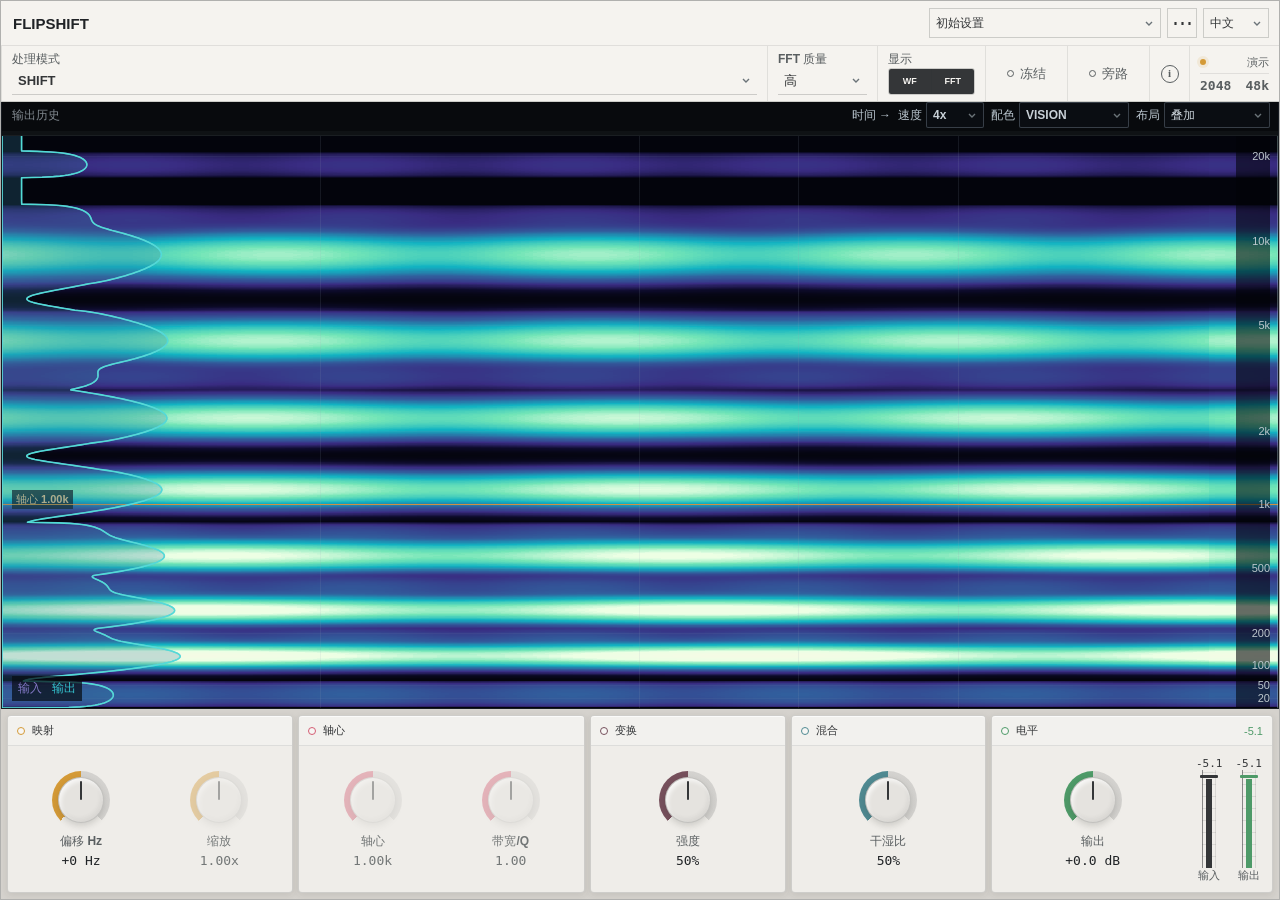
<file: vst3/WebUI/index.html>
<!doctype html>
<html lang="en" data-compact-view="analyze" data-surface="preview">
<head>
  <meta charset="utf-8">
  <meta name="viewport" content="width=device-width, initial-scale=1, viewport-fit=cover">
  <meta name="color-scheme" content="light">
  <title>FlipShift</title>
  <link rel="stylesheet" href="styles.css?v=8">
</head>
<body>
  <main class="console-shell">
    <header class="console-topbar">
      <div class="product-identity" aria-label="FlipShift spectral processor">
        <strong>FLIPSHIFT</strong>
        <small>SPECTRAL TRANSFORM PROCESSOR</small>
      </div>

      <div class="preset-controls">
        <label for="presetSelect" class="sr-only">Preset</label>
        <select id="presetSelect" aria-label="Preset"><option value="init">Init</option></select>
        <span id="presetDirty" title="Unsaved changes" hidden>●</span>
        <details id="presetMenu">
          <summary aria-label="Preset actions" title="Preset actions">⋯</summary>
          <div class="preset-menu-items">
            <button type="button" data-preset-action="save">Save</button>
            <button type="button" data-preset-action="saveAs">Save as…</button>
            <button type="button" data-preset-action="import">Import…</button>
            <button type="button" data-preset-action="export">Export…</button>
          </div>
        </details>
        <select id="languageSelect" aria-label="Language"><option value="zh">中文</option><option value="en">EN</option></select>
      </div>
      <div class="header-controls">
        <label class="header-select mode-select" data-description="">
          <span>PROCESS</span>
          <select id="mode" data-param="mode" aria-describedby="modeEffectDescription"></select>
        </label>
        <span class="sr-only" id="modeEffectDescription"></span>

        <label class="header-select quality-select">
          <span>QUALITY</span>
          <select id="quality" data-param="quality" title="FFT quality and latency">
            <option value="0">LOW</option>
            <option value="1">NORMAL</option>
            <option value="2" selected>HIGH</option>
          </select>
        </label>

        <div class="header-tool view-tool">
          <span>DISPLAY</span>
          <div class="segmented-control" id="analyzerView" data-param="analyzerView" role="group" aria-label="Analyzer display layers">
            <button type="button" data-analyzer-layer="waterfall" aria-label="Show waterfall" aria-pressed="true" title="Show waterfall">WF</button>
            <button type="button" data-analyzer-layer="fft" aria-label="Show FFT spectrum" aria-pressed="true" title="Show FFT spectrum">FFT</button>
          </div>
        </div>

        <button class="header-toggle freeze-control" id="freeze" data-param="freeze" type="button" aria-pressed="false" title="Freeze the current sound and analyzer frame">
          <span class="toggle-led" aria-hidden="true"></span><span>FREEZE</span>
        </button>

        <button class="header-toggle bypass-control" id="bypass" data-param="bypass" type="button" aria-pressed="false" title="Latency-aligned bypass">
          <span class="toggle-led" aria-hidden="true"></span><span>BYPASS</span>
        </button>

        <button class="about-control" id="aboutOpen" type="button" aria-haspopup="dialog" aria-controls="aboutDialog" aria-expanded="false" title="About openFAD FlipShift">
          <span class="about-icon" aria-hidden="true">i</span><span class="sr-only">About</span>
        </button>

        <div class="system-state">
          <div class="bridge-state" aria-live="polite"><span class="status-lamp" aria-hidden="true"></span><span id="bridgeStatus">PREVIEW</span></div>
          <div class="engine-readout"><span id="fftReadout">2048</span><span id="rateReadout">48k</span></div>
        </div>
      </div>
    </header>

    <div class="compact-view-tabs" id="compactViewTabs" role="tablist" aria-label="Compact workspace view">
      <button id="compactAnalyzeTab" type="button" role="tab" aria-selected="true" aria-controls="analyzer" data-compact-view="analyze">ANALYZE</button>
      <button id="compactControlTab" type="button" role="tab" aria-selected="false" aria-controls="parameterStrip" data-compact-view="control" tabindex="-1">CONTROL</button>
    </div>

    <div class="about-overlay" id="aboutDialog" hidden>
      <section class="about-panel" role="dialog" aria-modal="true" aria-labelledby="aboutTitle" tabindex="-1">
        <header class="about-header">
          <div>
            <span class="about-kicker">SPECTRAL TRANSFORMATION PROCESSOR</span>
            <h2 id="aboutTitle">openFAD FlipShift</h2>
          </div>
          <button class="about-close" id="aboutClose" type="button" aria-label="Close About" title="Close">X</button>
        </header>

        <div class="about-body">
          <p class="about-summary">A creative spectral transformation effect in the openFAD family, developed by UnpureBloom for detailed frequency remapping and visual analysis.</p>

          <nav class="about-links" aria-label="Project links">
            <a href="https://fadrecords.com/openfad/" target="_blank" rel="noopener noreferrer" data-external-url>
              <span><strong>openFAD</strong><small>Chinese-first open-source music visual toolset initiated by FAD Records.</small></span><i aria-hidden="true">&#8599;</i>
            </a>
            <a href="https://space.bilibili.com/227573145" target="_blank" rel="noopener noreferrer" data-external-url>
              <span><strong>UnpureBloom</strong><small>Developer and project channel.</small></span><i aria-hidden="true">&#8599;</i>
            </a>
            <a href="https://github.com/Junziren/openFAD-FlipShift" target="_blank" rel="noopener noreferrer" data-external-url>
              <span><strong>Source repository</strong><small>Code, issue tracking and project history.</small></span><i aria-hidden="true">&#8599;</i>
            </a>
          </nav>

          <section class="about-section" aria-labelledby="aboutFeaturesTitle">
            <h3 id="aboutFeaturesTitle">MAIN FUNCTIONS</h3>
            <ul class="about-features">
              <li><strong>24 transforms</strong><span>Shift, mirror, harmonic remapping, pitch mapping, glitch, phase and peak-relative modes.</span></li>
              <li><strong>Long waterfall</strong><span>Four visual LOOK profiles, adjustable speed and preserved spectral history.</span></li>
              <li><strong>Detailed analysis</strong><span>Input/output FFT, frequency guides, meters, freeze and quality control.</span></li>
              <li><strong>Host integration</strong><span>VST3/WebView2 and AUv3/WKWebView build paths with automation gestures and state recall.</span></li>
            </ul>
          </section>

          <section class="about-license" aria-labelledby="aboutLicenseTitle">
            <div>
              <h3 id="aboutLicenseTitle">LICENSE STATUS</h3>
              <strong>NOT YET DECLARED</strong>
              <p>The FlipShift repository has no license file, so no permission to copy, modify or redistribute it has been granted. Upstream openFAD uses GNU AGPLv3. This build uses JUCE 8, whose AGPLv3 or commercial licensing route must also be declared before release.</p>
            </div>
            <a href="https://github.com/willren5/openFAD/blob/main/LICENSE" target="_blank" rel="noopener noreferrer" data-external-url>OPENFAD AGPLv3 <span aria-hidden="true">&#8599;</span></a>
          </section>
        </div>
      </section>
    </div>

    <section class="analyzer view-both layout-overlay" id="analyzer" role="tabpanel" aria-labelledby="compactAnalyzeTab" aria-label="Input and output spectral analyzer">
      <div class="waterfall-pane">
        <div class="waterfall-toolbar">
          <span class="waterfall-title">OUTPUT HISTORY</span>
          <output class="waterfall-change-readout" id="waterfallChangeReadout" aria-live="polite"></output>
          <div class="pane-heading-tools">
            <span class="time-direction">TIME &#8594;</span>
            <label class="waterfall-rate-control">
              <span>SPEED</span>
              <select id="waterfallRate" aria-label="Waterfall scroll speed" title="Waterfall scroll speed">
                <option value="1">1x</option>
                <option value="2">2x</option>
                <option value="4" selected>4x</option>
                <option value="8">8x</option>
              </select>
            </label>
            <label class="waterfall-visual-control">
              <span>LOOK</span>
              <select id="waterfallVisual" aria-label="Waterfall visual profile" title="Waterfall visual profile">
                <option value="vision" selected>VISION</option>
                <option value="pulse">PULSE</option>
                <option value="phosphor">PHOSPHOR</option>
                <option value="xray">XRAY</option>
              </select>
            </label>
            <label class="waterfall-layout-control">
              <span>LAYOUT</span>
              <select id="analyzerLayout" aria-label="Analyzer layout" title="Analyzer layout">
                <option value="stack">STACK</option>
                <option value="overlay" selected>OVERLAY</option>
                <option value="split">SPLIT</option>
              </select>
            </label>
          </div>
          <canvas class="waterfall-event-canvas" id="waterfallEventCanvas" aria-label="Parameter change timeline"></canvas>
        </div>
        <div class="waterfall-data-stage">
          <canvas id="waterfallCanvas" aria-label="Scrolling output spectrogram with time moving left to right"></canvas>
          <div class="waterfall-grid" aria-hidden="true"></div>
          <div class="glitch-selection" id="glitchSelection" hidden aria-hidden="true">
            <span id="glitchSelectionLabel">GLITCH BAND</span>
          </div>
          <output class="pitch-map-readout" id="pitchMapReadout" hidden aria-live="polite">C MAJOR</output>
          <div class="frequency-grid-lines" aria-hidden="true">
            <i data-frequency="20000"></i><i data-frequency="10000"></i><i data-frequency="5000"></i><i data-frequency="2000"></i><i data-frequency="1000"></i>
            <i data-frequency="500"></i><i data-frequency="200"></i><i data-frequency="100"></i><i data-frequency="50"></i><i data-frequency="20"></i>
          </div>
          <div class="frequency-guide pivot-guide" id="pivotGuide"><span id="pivotGuideLabel">PIVOT 1.00k</span></div>
          <div class="frequency-guide destination-guide" id="destinationGuide"></div>
          <div class="frequency-axis" aria-hidden="true">
            <span data-frequency="20000">20k</span><span data-frequency="10000">10k</span><span data-frequency="5000">5k</span><span data-frequency="2000">2k</span><span data-frequency="1000">1k</span>
            <span data-frequency="500">500</span><span data-frequency="200">200</span><span data-frequency="100">100</span><span data-frequency="50">50</span><span data-frequency="20">20</span>
          </div>
        </div>
      </div>

      <div class="spectrum-pane">
        <canvas id="spectrumCanvas" aria-label="Input and output spectrum"></canvas>
        <div class="pane-heading"><span>SPECTRUM</span><span>LIVE</span></div>
        <div class="spectrum-legend"><span class="input-key">INPUT</span><span class="output-key">OUTPUT</span></div>
      </div>
    </section>

    <section class="parameter-strip" id="parameterStrip" role="tabpanel" aria-labelledby="compactControlTab" aria-label="Spectral parameters">
      <article class="parameter-module module-map">
        <header><span class="module-dot" aria-hidden="true"></span><strong>MAP</strong></header>
        <div class="module-controls two-controls">
          <label class="knob-control" data-control="shiftHz" title="Additive spectral offset">
            <span class="knob-stage">
              <input id="shiftHz" data-param="shiftHz" type="range" min="0" max="1" step="0.0001" value="0.5" aria-labelledby="shiftHzLabel shiftHzValue">
              <span class="knob-visual" aria-hidden="true"><span class="knob-pointer"></span></span>
            </span>
            <span class="parameter-label" id="shiftHzLabel">SHIFT</span>
            <output id="shiftHzValue">+0 Hz</output>
          </label>

          <label class="knob-control" data-control="scale" title="Frequency scaling ratio">
            <span class="knob-stage">
              <input id="scale" data-param="scale" type="range" min="0" max="1" step="0.0001" value="0.5" aria-labelledby="scaleLabel scaleValue">
              <span class="knob-visual" aria-hidden="true"><span class="knob-pointer"></span></span>
            </span>
            <span class="parameter-label" id="scaleLabel">SCALE</span>
            <output id="scaleValue">1.00x</output>
          </label>
        </div>
      </article>

      <article class="parameter-module module-axis" id="axisModule">
        <header><span class="module-dot" aria-hidden="true"></span><strong>AXIS</strong></header>
        <div class="module-controls two-controls">
          <label class="knob-control" data-control="pivotHz" title="Frequency reference for the transform">
            <span class="knob-stage">
              <input id="pivotHz" data-param="pivotHz" type="range" min="0" max="1" step="0.0001" value="0.5" aria-labelledby="pivotHzLabel pivotHzValue">
              <span class="knob-visual" aria-hidden="true"><span class="knob-pointer"></span></span>
            </span>
            <span class="parameter-label" id="pivotHzLabel">PIVOT</span>
            <output id="pivotHzValue">1.00k</output>
          </label>

          <label class="knob-control" data-control="widthQ" title="Bandwidth or selectivity">
            <span class="knob-stage">
              <input id="widthQ" data-param="widthQ" type="range" min="0" max="1" step="0.0001" value="0.5" aria-labelledby="widthQLabel widthQValue">
              <span class="knob-visual" aria-hidden="true"><span class="knob-pointer"></span></span>
            </span>
            <span class="parameter-label" id="widthQLabel">WIDTH/Q</span>
            <output id="widthQValue">1.00</output>
          </label>
        </div>
      </article>

      <article class="parameter-module module-pitch pitch-map-module" id="pitchMapModule" hidden aria-hidden="true">
        <header><span class="module-dot" aria-hidden="true"></span><strong>PITCH MAP</strong></header>
        <div class="pitch-map-controls">
          <label class="native-choice-control" data-control="pitchRoot" title="Tonic pitch class used by Pitch Map">
            <span>ROOT</span>
            <select id="pitchRoot" data-param="pitchRoot" aria-label="Pitch Map root note">
              <option value="0">C</option><option value="1">C#</option><option value="2">D</option><option value="3">D#</option>
              <option value="4">E</option><option value="5">F</option><option value="6">F#</option><option value="7">G</option>
              <option value="8">G#</option><option value="9">A</option><option value="10">A#</option><option value="11">B</option>
            </select>
          </label>
          <label class="native-choice-control" data-control="pitchScale" title="Major or minor pitch-class map">
            <span>SCALE</span>
            <select id="pitchScale" data-param="pitchScale" aria-label="Pitch Map scale">
              <option value="0">MAJOR</option>
              <option value="1">MINOR</option>
            </select>
          </label>
        </div>
      </article>

      <article class="parameter-module module-morph">
        <header><span class="module-dot" aria-hidden="true"></span><strong>MORPH</strong></header>
        <div class="module-controls one-control">
          <label class="knob-control" data-control="amount" title="Transform depth">
            <span class="knob-stage">
              <input id="amount" data-param="amount" type="range" min="0" max="1" step="0.0001" value="0.5" aria-labelledby="amountLabel amountValue">
              <span class="knob-visual" aria-hidden="true"><span class="knob-pointer"></span></span>
            </span>
            <span class="parameter-label" id="amountLabel">AMOUNT</span>
            <output id="amountValue">50%</output>
          </label>
        </div>
      </article>

      <article class="parameter-module module-blend">
        <header><span class="module-dot" aria-hidden="true"></span><strong>BLEND</strong></header>
        <div class="module-controls one-control">
          <label class="knob-control" data-control="mix" title="Latency-aligned dry and wet mix">
            <span class="knob-stage">
              <input id="mix" data-param="mix" type="range" min="0" max="1" step="0.0001" value="0.5" aria-labelledby="mixLabel mixValue">
              <span class="knob-visual" aria-hidden="true"><span class="knob-pointer"></span></span>
            </span>
            <span class="parameter-label" id="mixLabel">MIX</span>
            <output id="mixValue">50%</output>
          </label>
        </div>
      </article>

      <article class="parameter-module module-level">
        <header><span class="module-dot" aria-hidden="true"></span><strong>LEVEL</strong><output id="peakValue">-18.0</output></header>
        <div class="level-content">
          <label class="knob-control" data-control="outputGainDb" title="Final output level">
            <span class="knob-stage">
              <input id="outputGainDb" data-param="outputGainDb" type="range" min="0" max="1" step="0.0001" value="0.5" aria-labelledby="outputGainDbLabel outputGainDbValue">
              <span class="knob-visual" aria-hidden="true"><span class="knob-pointer"></span></span>
            </span>
            <span class="parameter-label" id="outputGainDbLabel">OUTPUT</span>
            <output id="outputGainDbValue">+0.0 dB</output>
          </label>

          <div class="mini-meters" aria-label="Input and output levels">
            <div class="mini-meter">
              <output id="inputPeak">-24.0</output>
              <div class="meter-rail"><span id="inputMeter"></span><i></i></div>
              <small>IN</small>
            </div>
            <div class="mini-meter">
              <output id="outputPeak">-18.0</output>
              <div class="meter-rail"><span id="outputMeter"></span><i></i></div>
              <small>OUT</small>
            </div>
          </div>
        </div>
      </article>
    </section>
  </main>
  <dialog id="presetDialog" aria-labelledby="presetDialogTitle">
    <form method="dialog">
      <h2 id="presetDialogTitle">Preset</h2>
      <p id="presetDialogMessage"></p>
      <label id="presetNameLabel" for="presetName">Preset name</label>
      <input id="presetName" type="text" maxlength="120" autocomplete="off">
      <div class="dialog-actions">
        <button type="submit" value="cancel" formnovalidate>Cancel</button>
        <button type="submit" id="presetDiscard" value="discard" formnovalidate>Discard</button>
        <button type="submit" id="presetConfirm" value="save">Save</button>
      </div>
    </form>
  </dialog>
  <div id="presetNotice" role="status" hidden></div>
  <script src="i18n.js"></script>
  <script src="app.js?v=8"></script>
</body>
</html>
</file>
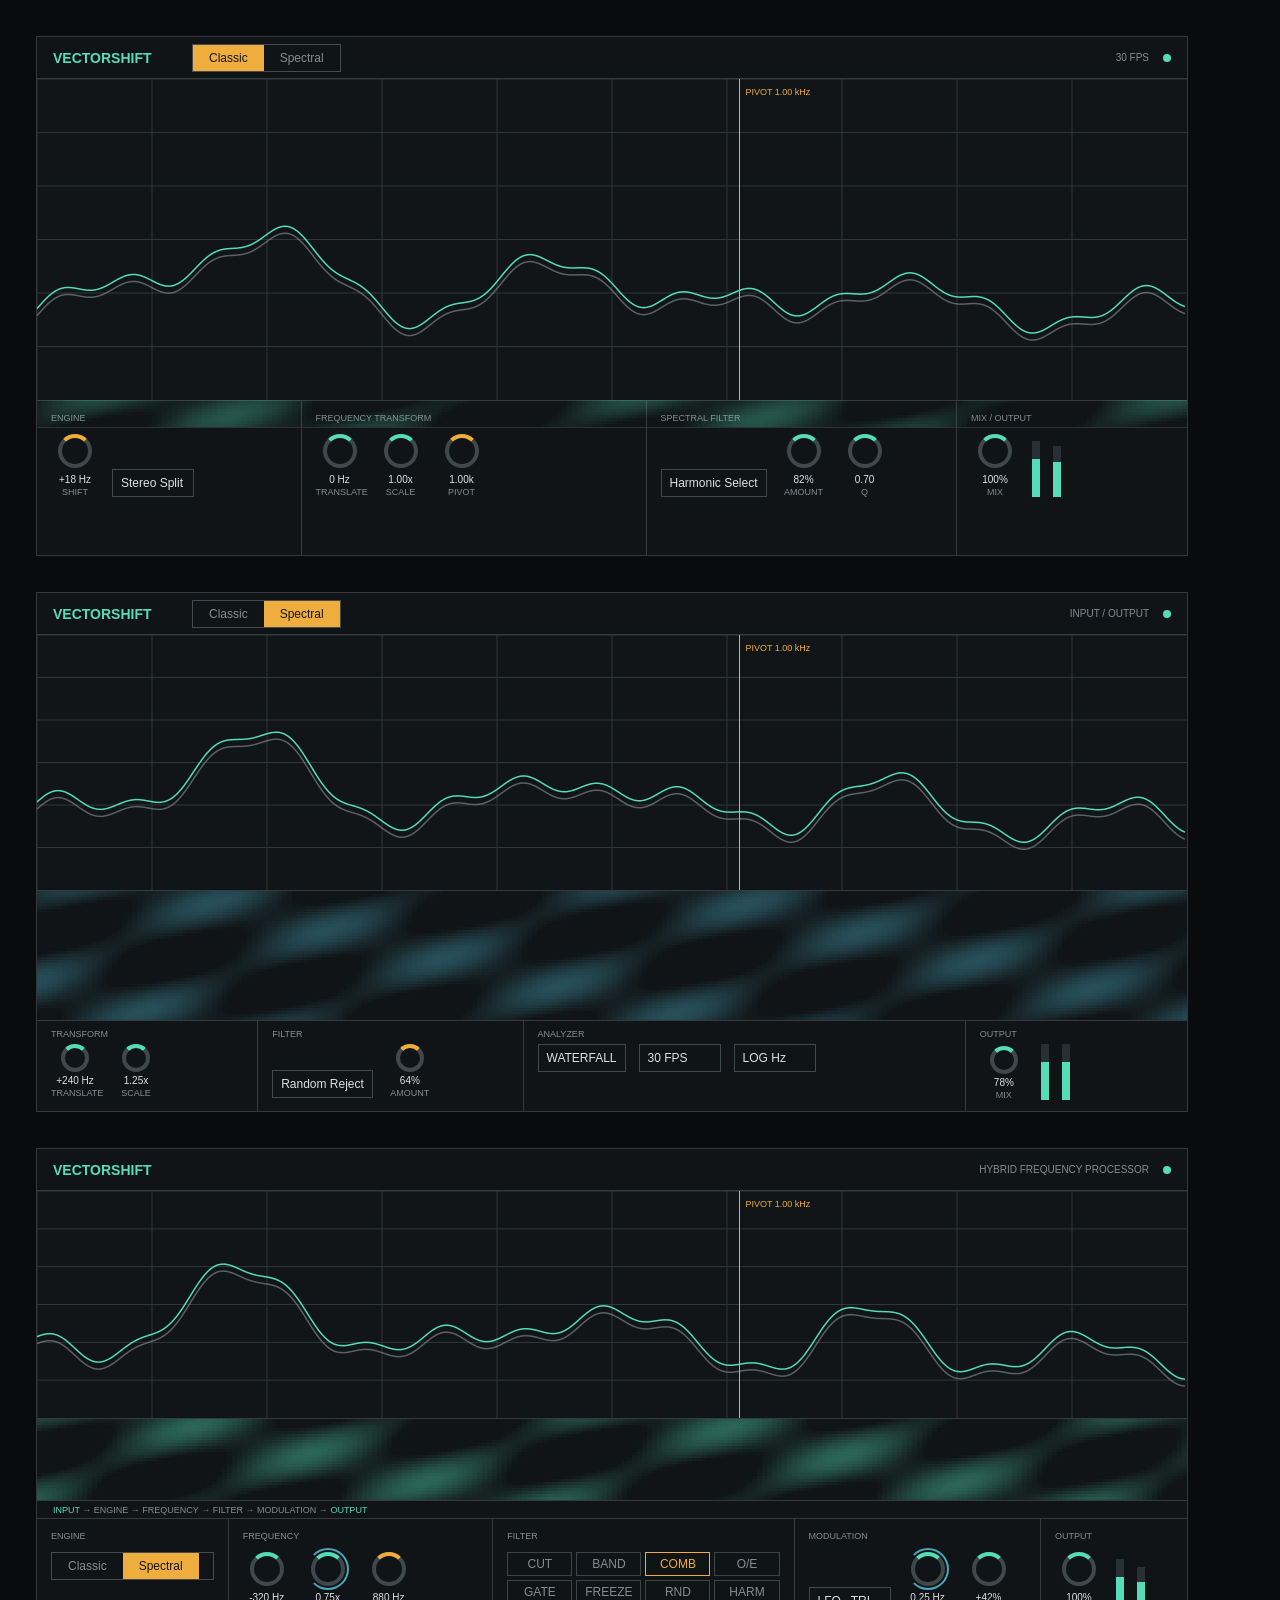
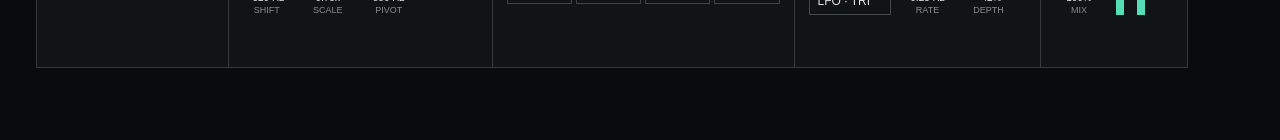
<file: previews/compare.html>
<!doctype html>
<html lang="zh-CN">
<head>
<meta charset="utf-8">
<title>VectorShift UI previews</title>
<style>
:root{--bg:#111416;--panel:#1a1e20;--line:#343a3d;--muted:#858d90;--text:#dce1e2;--mint:#54ddb7;--amber:#efad3e;--cyan:#4aa7bd}
*{box-sizing:border-box}body{margin:0;padding:36px;background:#090b0c;color:var(--text);font:12px Arial,sans-serif;letter-spacing:0}body:has(.preview:target) .preview:not(:target){display:none}.preview{width:1152px;height:520px;margin:0 0 36px;background:var(--bg);border:1px solid #32383b;overflow:hidden;position:relative}.bar{height:42px;display:flex;align-items:center;border-bottom:1px solid var(--line);padding:0 16px;gap:14px}.brand{font-weight:700;color:var(--mint);font-size:14px;width:125px}.seg{display:flex;border:1px solid #454c4f}.seg span{padding:6px 16px;color:var(--muted)}.seg .on{background:var(--amber);color:#151719}.grow{flex:1}.mini{font-size:10px;color:var(--muted)}.status{width:8px;height:8px;background:var(--mint);border-radius:50%}.scope{position:relative;background:#111517;border-bottom:1px solid var(--line)}canvas{display:block;width:100%;height:100%}.pivot{position:absolute;top:0;bottom:0;width:1px;background:var(--amber);left:61%}.pivot:after{content:"PIVOT 1.00 kHz";position:absolute;top:8px;left:7px;color:var(--amber);font-size:9px;white-space:nowrap}.controls{display:grid;gap:0;height:154px}.zone{border-right:1px solid var(--line);padding:12px 14px;min-width:0}.zone:last-child{border:0}.ztitle{font-size:9px;color:var(--muted);margin-bottom:11px}.row{display:flex;align-items:flex-end;gap:13px}.knob{width:48px;text-align:center;color:var(--muted);font-size:9px}.dial{width:34px;height:34px;margin:0 auto 6px;border:4px solid #41484b;border-top-color:var(--mint);border-radius:50%;position:relative}.dial.amber{border-top-color:var(--amber)}.dial.mod:after{content:"";position:absolute;inset:-8px;border:2px solid var(--cyan);border-left-color:transparent;border-radius:50%}.value{color:var(--text);font-size:10px;margin-bottom:2px}.mode{border:1px solid #42494c;padding:6px 8px;color:var(--text);min-width:82px}.meter{width:8px;height:56px;background:linear-gradient(to top,var(--mint) 0 68%,#293033 68%)}.water{height:112px;border-bottom:1px solid var(--line)}
.compact .scope{height:322px}.compact .controls{grid-template-columns:1.15fr 1.5fr 1.35fr 1fr}.compact .water{height:28px;opacity:.8}
.analyzer .scope{height:256px}.analyzer .water{height:130px}.analyzer .controls{height:91px;grid-template-columns:1fr 1.2fr 2fr 1fr}.analyzer .zone{padding-top:8px}.analyzer .dial{width:28px;height:28px;margin-bottom:3px}.analyzer .ztitle{margin-bottom:5px}
.modular .scope{height:228px}.modular .water{height:82px}.modular .controls{height:167px;grid-template-columns:1.05fr 1.45fr 1.65fr 1.35fr .8fr}.flow{height:18px;border-bottom:1px solid var(--line);color:var(--muted);font-size:9px;padding:4px 16px}.flow b{color:var(--mint);font-weight:400}.chips{display:grid;grid-template-columns:repeat(4,1fr);gap:4px}.chip{border:1px solid #3d4548;padding:4px;text-align:center;color:var(--muted)}.chip.on{border-color:var(--amber);color:var(--amber)}
</style>
</head>
<body>
<section class="preview compact" id="compact"><header class="bar"><div class="brand">VECTORSHIFT</div><div class="seg"><span class="on">Classic</span><span>Spectral</span></div><div class="grow"></div><span class="mini">30 FPS</span><span class="status"></span></header><div class="scope"><canvas data-kind="spectrum"></canvas><div class="pivot"></div><div class="water"><canvas data-kind="water"></canvas></div></div><div class="controls"><div class="zone"><div class="ztitle">ENGINE</div><div class="row"><div class="knob"><div class="dial amber"></div><div class="value">+18 Hz</div>SHIFT</div><div class="mode">Stereo Split</div></div></div><div class="zone"><div class="ztitle">FREQUENCY TRANSFORM</div><div class="row"><div class="knob"><div class="dial"></div><div class="value">0 Hz</div>TRANSLATE</div><div class="knob"><div class="dial"></div><div class="value">1.00x</div>SCALE</div><div class="knob"><div class="dial amber"></div><div class="value">1.00k</div>PIVOT</div></div></div><div class="zone"><div class="ztitle">SPECTRAL FILTER</div><div class="row"><div class="mode">Harmonic Select</div><div class="knob"><div class="dial"></div><div class="value">82%</div>AMOUNT</div><div class="knob"><div class="dial"></div><div class="value">0.70</div>Q</div></div></div><div class="zone"><div class="ztitle">MIX / OUTPUT</div><div class="row"><div class="knob"><div class="dial"></div><div class="value">100%</div>MIX</div><div class="meter"></div><div class="meter" style="height:51px"></div></div></div></div></section>

<section class="preview analyzer" id="analyzer"><header class="bar"><div class="brand">VECTORSHIFT</div><div class="seg"><span>Classic</span><span class="on">Spectral</span></div><div class="grow"></div><span class="mini">INPUT / OUTPUT</span><span class="status"></span></header><div class="scope"><canvas data-kind="spectrum"></canvas><div class="pivot"></div></div><div class="water"><canvas data-kind="water"></canvas></div><div class="controls"><div class="zone"><div class="ztitle">TRANSFORM</div><div class="row"><div class="knob"><div class="dial"></div><div class="value">+240 Hz</div>TRANSLATE</div><div class="knob"><div class="dial"></div><div class="value">1.25x</div>SCALE</div></div></div><div class="zone"><div class="ztitle">FILTER</div><div class="row"><div class="mode">Random Reject</div><div class="knob"><div class="dial amber"></div><div class="value">64%</div>AMOUNT</div></div></div><div class="zone"><div class="ztitle">ANALYZER</div><div class="row"><div class="mode">WATERFALL</div><div class="mode">30 FPS</div><div class="mode">LOG Hz</div></div></div><div class="zone"><div class="ztitle">OUTPUT</div><div class="row"><div class="knob"><div class="dial"></div><div class="value">78%</div>MIX</div><div class="meter"></div><div class="meter"></div></div></div></div></section>

<section class="preview modular" id="modular"><header class="bar"><div class="brand">VECTORSHIFT</div><div class="grow"></div><span class="mini">HYBRID FREQUENCY PROCESSOR</span><span class="status"></span></header><div class="scope"><canvas data-kind="spectrum"></canvas><div class="pivot"></div></div><div class="water"><canvas data-kind="water"></canvas></div><div class="flow"><b>INPUT</b> → ENGINE → FREQUENCY → FILTER → MODULATION → <b>OUTPUT</b></div><div class="controls"><div class="zone"><div class="ztitle">ENGINE</div><div class="seg"><span>Classic</span><span class="on">Spectral</span></div></div><div class="zone"><div class="ztitle">FREQUENCY</div><div class="row"><div class="knob"><div class="dial"></div><div class="value">-320 Hz</div>SHIFT</div><div class="knob"><div class="dial mod"></div><div class="value">0.75x</div>SCALE</div><div class="knob"><div class="dial amber"></div><div class="value">880 Hz</div>PIVOT</div></div></div><div class="zone"><div class="ztitle">FILTER</div><div class="chips"><span class="chip">CUT</span><span class="chip">BAND</span><span class="chip on">COMB</span><span class="chip">O/E</span><span class="chip">GATE</span><span class="chip">FREEZE</span><span class="chip">RND</span><span class="chip">HARM</span></div></div><div class="zone"><div class="ztitle">MODULATION</div><div class="row"><div class="mode">LFO · TRI</div><div class="knob"><div class="dial mod"></div><div class="value">0.25 Hz</div>RATE</div><div class="knob"><div class="dial"></div><div class="value">+42%</div>DEPTH</div></div></div><div class="zone"><div class="ztitle">OUTPUT</div><div class="row"><div class="knob"><div class="dial"></div><div class="value">100%</div>MIX</div><div class="meter"></div><div class="meter" style="height:48px"></div></div></div></div></section>
<script>
const selectedVariant=new URLSearchParams(location.search).get('variant');
if(selectedVariant)document.querySelectorAll('.preview').forEach(element=>element.style.display=element.id===selectedVariant?'block':'none');
const mint='#54ddb7',amber='#efad3e',grid='#303639',cyan='#4aa7bd';
function setup(canvas){const rect=canvas.getBoundingClientRect();canvas.width=rect.width*2;canvas.height=rect.height*2;const context=canvas.getContext('2d');context.scale(2,2);return [context,rect.width,rect.height]}
document.querySelectorAll('canvas[data-kind="spectrum"]').forEach((canvas,variant)=>{const [c,w,h]=setup(canvas);c.strokeStyle=grid;c.lineWidth=1;for(let x=0;x<w;x+=w/10){c.beginPath();c.moveTo(x,0);c.lineTo(x,h);c.stroke()}for(let y=0;y<h;y+=h/6){c.beginPath();c.moveTo(0,y);c.lineTo(w,y);c.stroke()}function curve(color,offset,alpha){c.strokeStyle=color;c.globalAlpha=alpha;c.lineWidth=1.5;c.beginPath();for(let x=0;x<w;x+=2){const n=x/w;let y=h*.72-Math.sin(n*34+variant)*18-Math.sin(n*93)*7-Math.exp(-Math.pow((n-.18)*11,2))*72-Math.exp(-Math.pow((n-.47)*15,2))*49-Math.exp(-Math.pow((n-.72)*19,2))*33+offset;if(x===0)c.moveTo(x,y);else c.lineTo(x,y)}c.stroke();c.globalAlpha=1}curve('#92999b',7,.58);curve(mint,0,1)});
document.querySelectorAll('canvas[data-kind="water"]').forEach((canvas,variant)=>{const [c,w,h]=setup(canvas);for(let y=0;y<h;y+=3){for(let x=0;x<w;x+=5){const n=(Math.sin(x*.035+y*.08+variant)+Math.sin(x*.012-y*.05)+2)/4;const a=Math.max(0,n-.38)*.65;c.fillStyle=`rgba(${variant===1?74:84},${variant===1?167:221},${variant===1?189:183},${a})`;c.fillRect(x,y,5,3)}}});
</script>
</body>
</html>
</file>
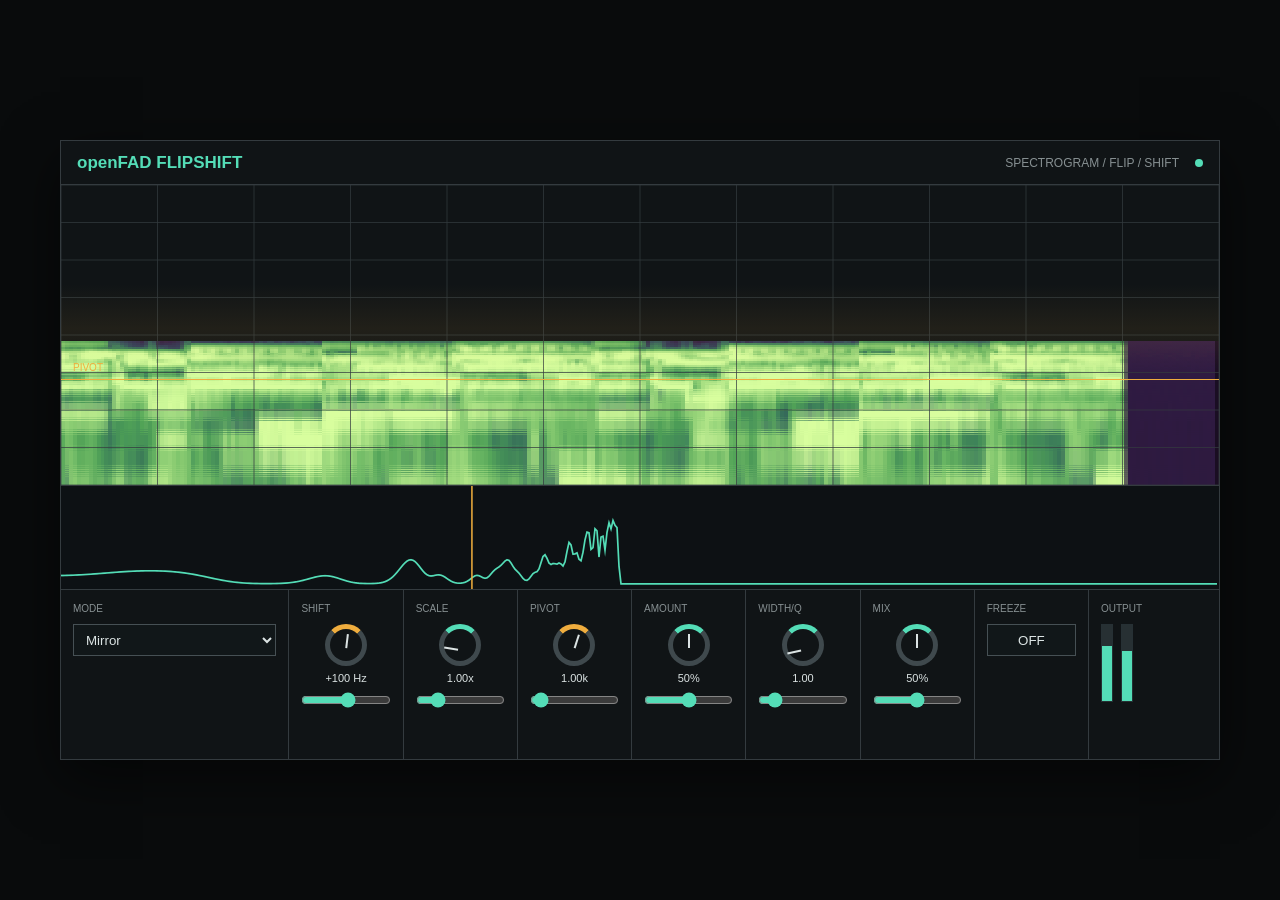
<file: previews/flipshift-preview.html>
<!doctype html>
<html lang="zh-CN">
<head>
<meta charset="utf-8">
<meta name="viewport" content="width=device-width,initial-scale=1">
<title>openFAD FlipShift Preview</title>
<style>
:root{--bg:#101416;--panel:#171d20;--line:#343b3f;--text:#dbe3e3;--muted:#879092;--mint:#54ddb7;--amber:#efad3e;--cyan:#4aa7bd}
*{box-sizing:border-box}body{margin:0;background:#090b0c;color:var(--text);font:12px Arial,sans-serif;letter-spacing:0}.wrap{min-height:100vh;display:grid;place-items:center;padding:28px}.plugin{width:min(1160px,100%);height:620px;background:var(--bg);border:1px solid var(--line);display:grid;grid-template-rows:44px 1fr 170px;box-shadow:0 18px 54px #0008}.bar{display:flex;align-items:center;gap:16px;padding:0 16px;border-bottom:1px solid var(--line)}.brand{font-size:17px;font-weight:700;color:var(--mint)}.subtitle{color:var(--muted);margin-left:auto}.dot{width:8px;height:8px;border-radius:50%;background:var(--mint)}.screen{position:relative;display:grid;grid-template-rows:1fr 104px;min-height:0}.scope,.water{position:relative;overflow:hidden}.water{border-top:1px solid var(--line);background:#0d1114}.pivot{position:absolute;left:0;right:0;height:1px;top:39%;background:var(--amber)}.pivot:after{content:"PIVOT";position:absolute;left:12px;top:-17px;color:var(--amber);font-size:10px}.flipline{position:absolute;inset:0;background:linear-gradient(180deg,transparent 33%,rgba(239,173,62,.08),transparent 63%);pointer-events:none}canvas{display:block;width:100%;height:100%}.controls{display:grid;grid-template-columns:2fr repeat(7,1fr) 130px;border-top:1px solid var(--line)}.cell{border-right:1px solid var(--line);padding:13px 12px;min-width:0}.cell:last-child{border-right:0}.label{color:var(--muted);font-size:10px;margin-bottom:10px}.select,button{height:32px;border:1px solid #465054;background:#111719;color:var(--text);padding:0 8px;width:100%}button.on{border-color:var(--amber);color:var(--amber)}.knob{display:grid;place-items:center;gap:6px}.dial{width:42px;height:42px;border-radius:50%;border:5px solid #3f494d;border-top-color:var(--mint);position:relative}.dial.amber{border-top-color:var(--amber)}.dial:after{content:"";position:absolute;left:50%;top:5px;width:2px;height:14px;background:var(--text);transform-origin:50% 16px;transform:translateX(-50%) rotate(var(--rot,40deg))}.value{font-size:11px;color:var(--text);text-align:center}.meter{display:flex;gap:8px;align-items:end;height:78px}.barMeter{width:12px;background:linear-gradient(to top,var(--mint) var(--level),#273033 var(--level));border:1px solid #263034;height:100%}input[type=range]{width:100%;accent-color:var(--mint)}@media(max-width:860px){.plugin{height:auto;grid-template-rows:44px 360px auto}.controls{grid-template-columns:repeat(2,1fr)}.cell{min-height:110px}}
</style>
</head>
<body>
<div class="wrap">
  <main class="plugin">
    <header class="bar"><div class="brand">openFAD FLIPSHIFT</div><div class="subtitle">SPECTROGRAM / FLIP / SHIFT</div><span class="dot"></span></header>
    <section class="screen">
      <div class="scope"><canvas id="scope"></canvas><div class="pivot"></div><div class="flipline"></div></div>
      <div class="water"><canvas id="slice"></canvas></div>
    </section>
    <section class="controls">
      <div class="cell"><div class="label">MODE</div><select id="mode" class="select"></select></div>
      <div class="cell"><div class="label">SHIFT</div><div class="knob"><div class="dial amber" id="shiftDial"></div><div class="value" id="shiftValue">+100 Hz</div><input id="shift" type="range" min="-2000" max="2000" value="100"></div></div>
      <div class="cell"><div class="label">SCALE</div><div class="knob"><div class="dial" id="scaleDial"></div><div class="value" id="scaleValue">1.00x</div><input id="scale" type="range" min="25" max="400" value="100"></div></div>
      <div class="cell"><div class="label">PIVOT</div><div class="knob"><div class="dial amber" id="pivotDial"></div><div class="value" id="pivotValue">1.00k</div><input id="pivot" type="range" min="20" max="20000" value="1000"></div></div>
      <div class="cell"><div class="label">AMOUNT</div><div class="knob"><div class="dial" id="amountDial"></div><div class="value" id="amountValue">50%</div><input id="amount" type="range" min="0" max="100" value="50"></div></div>
      <div class="cell"><div class="label">WIDTH/Q</div><div class="knob"><div class="dial" id="widthDial"></div><div class="value" id="widthValue">1.00</div><input id="width" type="range" min="5" max="800" value="100"></div></div>
      <div class="cell"><div class="label">MIX</div><div class="knob"><div class="dial" id="mixDial"></div><div class="value" id="mixValue">50%</div><input id="mix" type="range" min="0" max="100" value="50"></div></div>
      <div class="cell"><div class="label">FREEZE</div><button id="freeze">OFF</button></div>
      <div class="cell"><div class="label">OUTPUT</div><div class="meter"><div class="barMeter" style="--level:72%"></div><div class="barMeter" style="--level:66%"></div></div></div>
    </section>
  </main>
</div>
<script>
const modes=["Off","Detune +/-","Smear","Spread +/-","Harmonics","Subharm","Gate","Robotize","Shift","Mirror","Peak Follow","Peak Oct +12","Peak Oct -12","Peak Hmx +12","Peak Hmx -12","Harm Sweep","Shepard","Shepard W","Comb","Pitch Blend","Pitch Shift","Phase Twist"];
const mode=document.getElementById("mode");modes.forEach((m,i)=>{const o=document.createElement("option");o.textContent=m;o.value=i;if(m==="Mirror")o.selected=true;mode.appendChild(o)});
const scope=document.getElementById("scope"),slice=document.getElementById("slice"),ctx=scope.getContext("2d"),sctx=slice.getContext("2d"),pivotLine=document.querySelector(".pivot"),reference=new Image(),referenceBuffer=document.createElement("canvas"),referenceCtx=referenceBuffer.getContext("2d");reference.src="reference-spectrogram.png";
const shift=document.getElementById("shift"),scale=document.getElementById("scale"),pivot=document.getElementById("pivot"),amount=document.getElementById("amount"),width=document.getElementById("width"),mix=document.getElementById("mix"),freeze=document.getElementById("freeze");
const nyquist=24000;let frozen=false,t=0,referenceWidth=0,referenceHeight=0;
freeze.onclick=()=>{frozen=!frozen;freeze.textContent=frozen?"ON":"OFF";freeze.classList.toggle("on",frozen)};
function resize(){referenceWidth=referenceHeight=0;for(const c of [scope,slice]){const r=c.getBoundingClientRect();c.width=Math.max(1,Math.floor(r.width*2));c.height=Math.max(1,Math.floor(r.height*2));c.getContext("2d").setTransform(2,0,0,2,0,0)}}window.onresize=resize;resize();
function knob(id,n){document.getElementById(id).style.setProperty("--rot",`${-135+n*270}deg`)}
function frequencyToPosition(hz){const norm=hz/nyquist;if(norm<0||norm>1)return null;return Math.log10(1+norm*99)/2}
function positionToFrequency(position){return ((10**(position*2)-1)/99)*nyquist}
function pivotPosition(){return frequencyToPosition(+pivot.value)??0}
function updateLabels(){const sh=+shift.value,sc=+scale.value/100,pv=+pivot.value,am=+amount.value,wi=+width.value/100,mi=+mix.value;shiftValue.textContent=`${sh>=0?"+":""}${sh} Hz`;scaleValue.textContent=`${sc.toFixed(2)}x`;pivotValue.textContent=pv>=1000?`${(pv/1000).toFixed(2)}k`:`${pv} Hz`;amountValue.textContent=`${am}%`;widthValue.textContent=wi.toFixed(2);mixValue.textContent=`${mi}%`;pivotLine.style.top=`${(1-pivotPosition())*100}%`;knob("shiftDial",(sh+2000)/4000);knob("scaleDial",(sc-.25)/3.75);knob("pivotDial",Math.log(pv/20)/Math.log(1000));knob("amountDial",am/100);knob("widthDial",(wi-.05)/7.95);knob("mixDial",mi/100)}
[shift,scale,pivot,amount,width,mix,mode].forEach(e=>e.oninput=updateLabels);updateLabels();
function transformFreq(position){const md=modes[+mode.value],am=+amount.value/100,sc=+scale.value/100,sh=+shift.value,pv=+pivot.value,destination=positionToFrequency(position);let source=destination;if(md==="Mirror")source=pv-(destination-pv)*sc;if(md==="Shift")source=destination-sh*am;if(md==="Detune +/-")source=pv+(destination-pv)/(1+sh*.00005*am);if(md==="Pitch Shift"||md==="Pitch Blend")source=pv+(destination-pv)/sc;if(md==="Spread +/-")source=destination-sh*am*Math.sin(t*.7);if(md==="Subharm")source=destination*(1+Math.floor(am*3));return frequencyToPosition(source)}
function energyAt(x,y){const md=modes[+mode.value],am=+amount.value/100,wi=+width.value/100;let f=transformFreq(1-y),e=0;if(f===null)return 0;const vibrato=Math.sin(x*18+t*.6)*.006;for(let base of [.18,.225,.27,.34,.42,.52,.64,.76]){for(let h=1;h<=9;h++){let line=base*h*.105+vibrato;if(line>.98)continue;let d=Math.abs(f-line);let band=Math.exp(-(d*d)/(0.000038*(1+wi*.45)));e+=band*(.58/Math.sqrt(h))}}for(let p of [.08,.19,.31,.47,.62,.78,.91])e+=Math.exp(-((x-p)**2)/.00011)*(.11+Math.max(0,.9-y)*.24);e+=Math.exp(-((f-.16)**2)/.010)*.28;if(md.includes("Comb"))e*=.55+.45*Math.max(0,Math.cos(f*95));if(md.includes("Gate"))e=e>.30?e:e*.12;if(md.includes("Smear"))e=e*(1-am*.35)+Math.max(.15,e)*am*.35;if(md.includes("Shepard"))e+=Math.max(0,Math.sin(Math.log2(.08+f*8)*12+t))*am*.32;return Math.max(0,Math.min(1,e*.46))}
function color(e){const curve=e**1.55,r=Math.floor(8+curve*218),g=Math.floor(22+e*230),b=Math.floor(48+(e**.8)*76);return `rgb(${r},${g},${b})`}
function prepareReference(r){const w=Math.max(1,Math.round(r.width)),h=Math.max(1,Math.round(r.height));if(referenceWidth===w&&referenceHeight===h)return;referenceWidth=w;referenceHeight=h;referenceBuffer.width=w;referenceBuffer.height=h;referenceCtx.fillStyle="#101416";referenceCtx.fillRect(0,0,w,h);const factor=Math.max(w/reference.naturalWidth,h/reference.naturalHeight),dw=reference.naturalWidth*factor,dh=reference.naturalHeight*factor;referenceCtx.imageSmoothingEnabled=false;referenceCtx.drawImage(reference,(w-dw)/2,(h-dh)/2,dw,dh)}
function drawSpectrogram(c,r,phase){c.fillStyle="#101416";c.fillRect(0,0,r.width,r.height);if(reference.complete&&reference.naturalWidth){prepareReference(r);c.imageSmoothingEnabled=false;for(let y=0;y<r.height;y+=2){const sourcePosition=transformFreq(1-y/r.height);if(sourcePosition===null)continue;const sourceY=(1-sourcePosition)*referenceHeight;c.drawImage(referenceBuffer,0,sourceY,referenceWidth,2,0,y,r.width,2)}const md=modes[+mode.value];if(md==="Comb"){c.strokeStyle="rgba(10,14,16,.72)";c.lineWidth=3;for(let y=12;y<r.height;y+=28){c.beginPath();c.moveTo(0,y);c.lineTo(r.width,y);c.stroke()}}if(md==="Shepard W"){c.strokeStyle="rgba(84,221,183,.42)";c.lineWidth=2;for(let x=0;x<r.width;x+=46){c.beginPath();c.moveTo(x,0);c.lineTo(x+80,r.height);c.stroke()}}}else{for(let px=0;px<r.width;px+=2){for(let py=0;py<r.height;py+=2){const x=(px/r.width+phase)%1,y=py/r.height;const e=energyAt(x,y);if(e>.018){c.fillStyle=color(e);c.fillRect(px,py,3,3)}}}}c.strokeStyle="rgba(52,59,63,.72)";for(let i=0;i<=8;i++){c.beginPath();c.moveTo(0,i*r.height/8);c.lineTo(r.width,i*r.height/8);c.stroke()}for(let i=0;i<=12;i++){c.beginPath();c.moveTo(i*r.width/12,0);c.lineTo(i*r.width/12,r.height);c.stroke()}}
function drawSlice(){const r=slice.getBoundingClientRect();sctx.fillStyle="#0d1114";sctx.fillRect(0,0,r.width,r.height);sctx.strokeStyle="#54ddb7";sctx.lineWidth=1.7;sctx.beginPath();for(let px=0;px<r.width;px+=2){let x=px/r.width,e=energyAt(.64,1-x);let y=r.height-(e*.82+.05)*r.height;if(px===0)sctx.moveTo(px,y);else sctx.lineTo(px,y)}sctx.stroke();sctx.strokeStyle="rgba(239,173,62,.9)";sctx.beginPath();const pivotX=pivotPosition()*r.width;sctx.moveTo(pivotX,0);sctx.lineTo(pivotX,r.height);sctx.stroke()}
let lastFrame=0;function draw(now=0){if(now-lastFrame<33){requestAnimationFrame(draw);return}lastFrame=now;const r=scope.getBoundingClientRect();drawSpectrogram(ctx,r,frozen?0:t*.035);drawSlice();if(!frozen)t+=.033;requestAnimationFrame(draw)}requestAnimationFrame(draw);
</script>
</body>
</html>
</file>
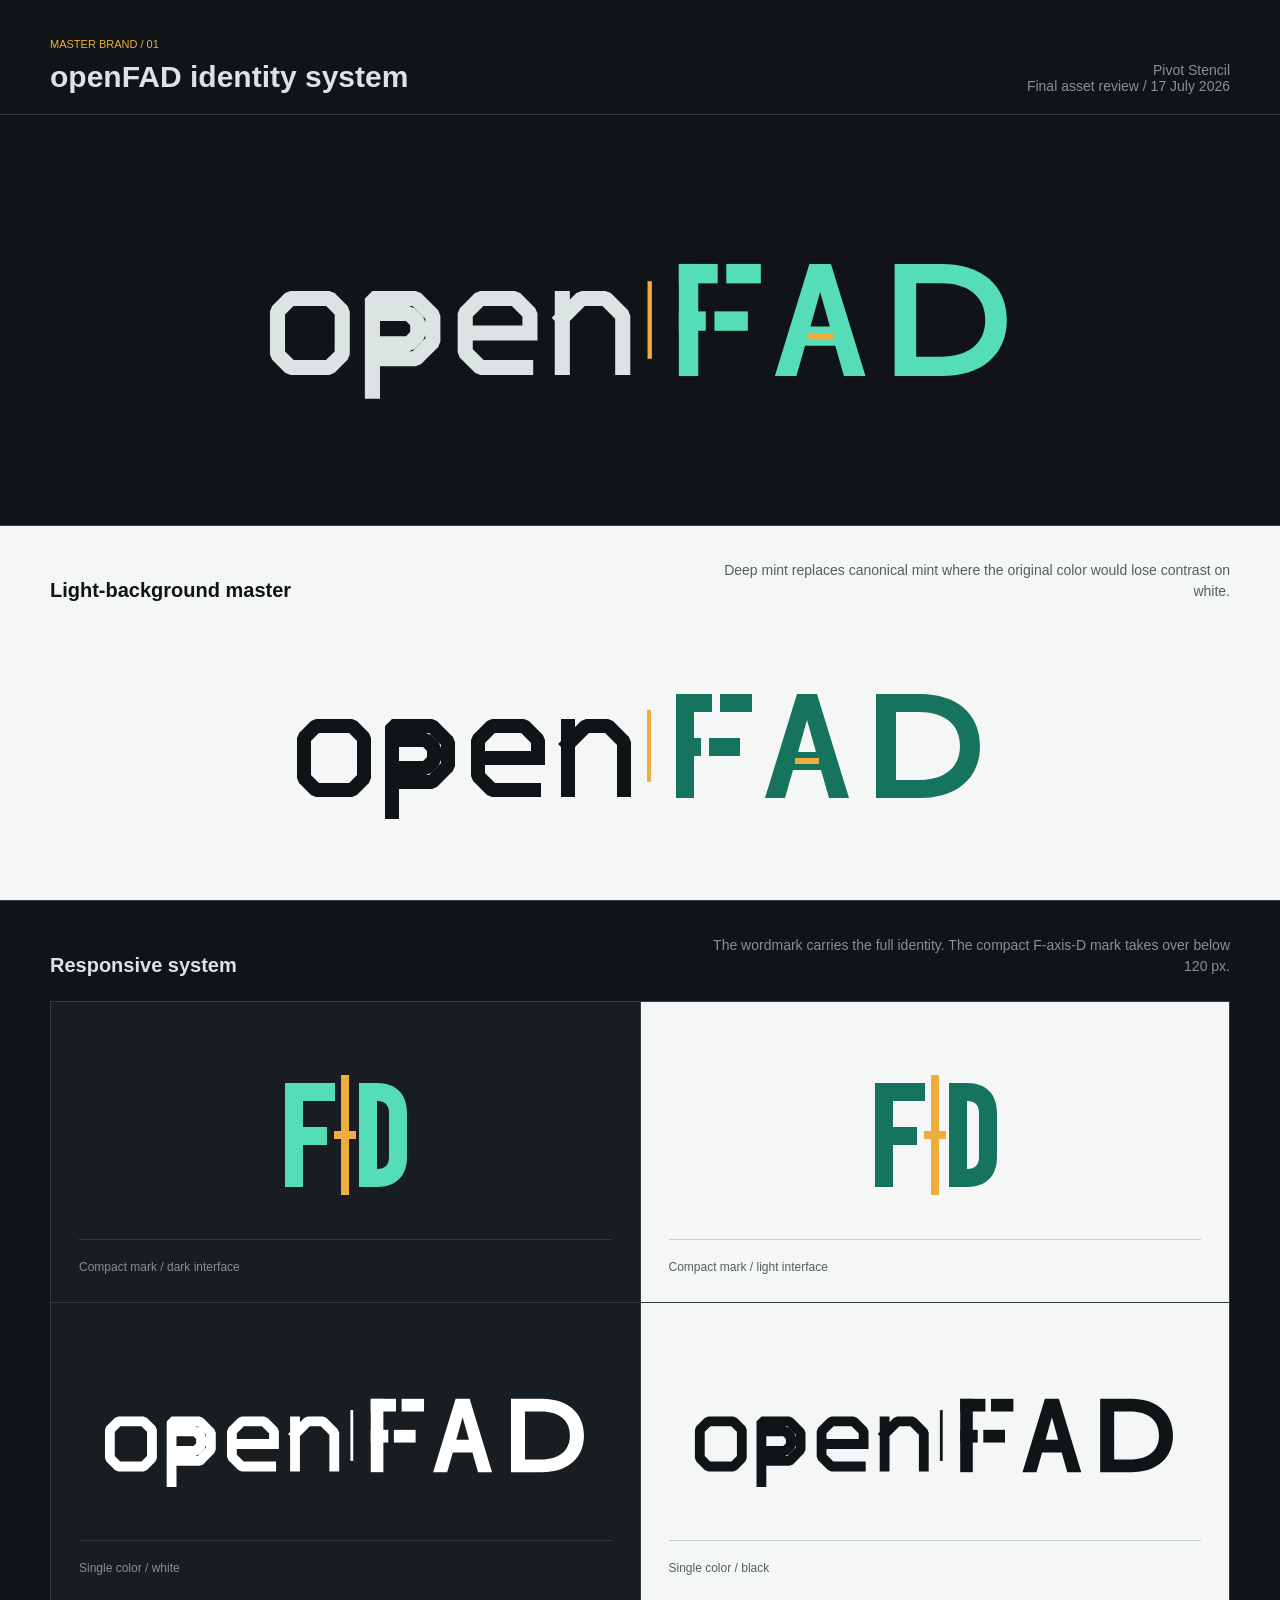
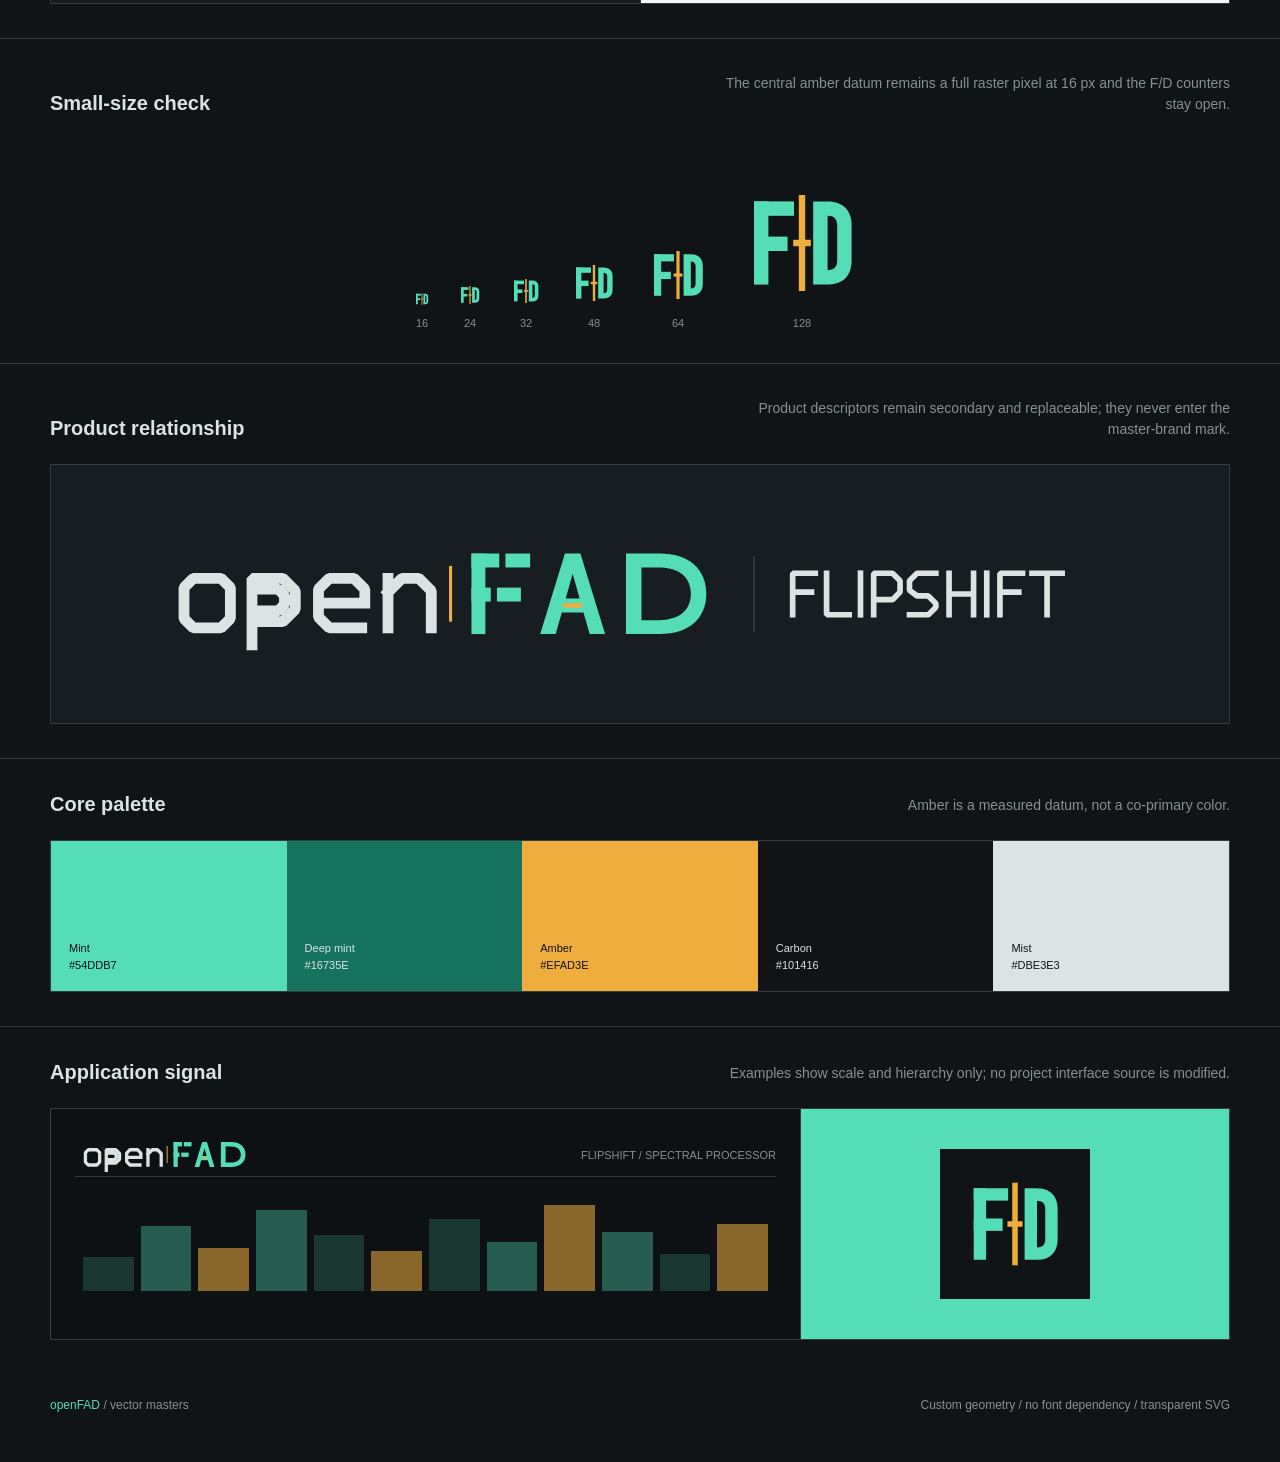
<file: branding/openfad/review-board.html>
<!doctype html>
<html lang="en">
<head>
<meta charset="utf-8">
<meta name="viewport" content="width=device-width,initial-scale=1">
<title>openFAD Logo System</title>
<style>
:root{--carbon:#101416;--panel:#171d20;--line:#343b3f;--mist:#dbe3e3;--muted:#879092;--mint:#54ddb7;--deep-mint:#16735e;--amber:#efad3e;--paper:#f4f7f6}
*{box-sizing:border-box}html{background:var(--carbon)}body{margin:0;color:var(--mist);font:14px Arial,sans-serif;letter-spacing:0}.page{overflow:hidden}.inner{width:min(1180px,calc(100% - 32px));margin:0 auto}.top{padding:38px 0 20px;border-bottom:1px solid var(--line)}.top .inner{display:flex;align-items:end;justify-content:space-between;gap:24px}h1,h2,h3,p{margin:0}h1{font-size:30px}.eyebrow{color:var(--amber);font-size:11px;margin-bottom:10px}.meta{color:var(--muted);text-align:right}.hero{min-height:410px;display:grid;place-items:center;padding:48px 16px}.hero img{display:block;width:100%;max-width:820px;height:auto}.band{border-top:1px solid var(--line)}.band .inner{padding:34px 0}.band-head{display:flex;justify-content:space-between;align-items:end;gap:24px;margin-bottom:24px}.band-head h2{font-size:20px}.band-head p{max-width:520px;color:var(--muted);line-height:1.5;text-align:right}.light{background:var(--paper);color:var(--carbon)}.light .band-head p{color:#52605f}.light-stage{min-height:240px;display:grid;place-items:center}.light-stage img{display:block;width:100%;max-width:760px;height:auto}.system{display:grid;grid-template-columns:1fr 1fr;gap:1px;background:var(--line);border:1px solid var(--line)}.system-item{background:var(--panel);min-height:300px;padding:28px;display:grid;grid-template-rows:1fr auto}.system-item.paper{background:var(--paper);color:var(--carbon)}.system-art{display:grid;place-items:center;min-width:0}.system-art img{display:block;max-width:100%;max-height:180px}.mark-large{width:160px}.system-label{padding-top:20px;border-top:1px solid var(--line);color:var(--muted);font-size:12px}.paper .system-label{color:#52605f;border-color:#c8cecc}.sizes{display:flex;align-items:end;justify-content:center;gap:28px;min-height:190px;flex-wrap:wrap}.size{display:grid;justify-items:center;gap:10px;color:var(--muted);font-size:11px}.size img{display:block}.lockup{display:grid;place-items:center;min-height:260px;padding:28px;border:1px solid var(--line);background:var(--panel)}.lockup img{display:block;width:100%;max-width:980px;height:auto}.palette{display:grid;grid-template-columns:repeat(5,1fr);border:1px solid var(--line)}.swatch{min-height:150px;padding:18px;display:flex;align-items:end}.swatch p{font-size:11px;line-height:1.5}.mint{background:var(--mint);color:var(--carbon)}.deep{background:var(--deep-mint)}.amber{background:var(--amber);color:var(--carbon)}.carbon{background:var(--carbon)}.mist{background:var(--mist);color:var(--carbon)}.applications{display:grid;grid-template-columns:1.4fr .8fr;gap:1px;background:var(--line);border:1px solid var(--line)}.plugin{min-height:230px;background:#0d1114;padding:24px;display:grid;grid-template-rows:44px 1fr;border:0}.plugin-bar{display:flex;align-items:center;justify-content:space-between;border-bottom:1px solid var(--line);gap:24px}.plugin-bar img{width:180px;height:auto}.plugin-bar span{color:var(--muted);font-size:11px}.spectrum{display:flex;align-items:end;gap:7px;padding:24px 8px}.spectrum i{display:block;flex:1;background:var(--mint);opacity:.18}.spectrum i:nth-child(2n){opacity:.36}.spectrum i:nth-child(3n){background:var(--amber);opacity:.55}.avatar{background:var(--mint);display:grid;place-items:center;min-height:230px}.avatar-box{width:150px;height:150px;background:var(--carbon);display:grid;place-items:center}.avatar img{width:110px;height:110px}.foot{padding:24px 0 50px;color:var(--muted);font-size:12px}.foot .inner{display:flex;justify-content:space-between;gap:20px}.key{color:var(--mint)}@media(max-width:760px){.top{padding-top:28px}.top .inner,.band-head,.foot .inner{align-items:start;flex-direction:column}.meta,.band-head p{text-align:left}.hero{min-height:260px;padding:32px 16px}.system,.applications{grid-template-columns:1fr}.system-item{min-height:250px}.palette{grid-template-columns:1fr 1fr}.swatch{min-height:110px}.swatch:last-child{grid-column:1/-1}.plugin-bar img{width:150px}.plugin-bar span{display:none}.lockup{min-height:190px;padding:18px}.sizes{gap:20px}.band .inner{padding:28px 0}}
</style>
</head>
<body>
<main class="page">
  <header class="top"><div class="inner"><div><p class="eyebrow">MASTER BRAND / 01</p><h1>openFAD identity system</h1></div><p class="meta">Pivot Stencil<br>Final asset review / 17 July 2026</p></div></header>
  <section class="hero"><img src="final/openfad-primary.svg" alt="openFAD primary logo"></section>
  <section class="band light"><div class="inner"><div class="band-head"><h2>Light-background master</h2><p>Deep mint replaces canonical mint where the original color would lose contrast on white.</p></div><div class="light-stage"><img src="final/openfad-primary-light.svg" alt="openFAD logo for light backgrounds"></div></div></section>
  <section class="band"><div class="inner"><div class="band-head"><h2>Responsive system</h2><p>The wordmark carries the full identity. The compact F-axis-D mark takes over below 120 px.</p></div><div class="system"><article class="system-item"><div class="system-art"><img class="mark-large" src="final/openfad-mark.svg" alt="openFAD compact mark"></div><p class="system-label">Compact mark / dark interface</p></article><article class="system-item paper"><div class="system-art"><img class="mark-large" src="final/openfad-mark-light.svg" alt="openFAD compact mark for light backgrounds"></div><p class="system-label">Compact mark / light interface</p></article><article class="system-item"><div class="system-art"><img src="final/openfad-white.svg" alt="openFAD solid white logo"></div><p class="system-label">Single color / white</p></article><article class="system-item paper"><div class="system-art"><img src="final/openfad-black.svg" alt="openFAD solid black logo"></div><p class="system-label">Single color / black</p></article></div></div></section>
  <section class="band"><div class="inner"><div class="band-head"><h2>Small-size check</h2><p>The central amber datum remains a full raster pixel at 16 px and the F/D counters stay open.</p></div><div class="sizes"><div class="size"><img src="final/openfad-mark.svg" width="16" height="16" alt="16 pixel mark"><span>16</span></div><div class="size"><img src="final/openfad-mark.svg" width="24" height="24" alt="24 pixel mark"><span>24</span></div><div class="size"><img src="final/openfad-mark.svg" width="32" height="32" alt="32 pixel mark"><span>32</span></div><div class="size"><img src="final/openfad-mark.svg" width="48" height="48" alt="48 pixel mark"><span>48</span></div><div class="size"><img src="final/openfad-mark.svg" width="64" height="64" alt="64 pixel mark"><span>64</span></div><div class="size"><img src="final/openfad-mark.svg" width="128" height="128" alt="128 pixel mark"><span>128</span></div></div></div></section>
  <section class="band"><div class="inner"><div class="band-head"><h2>Product relationship</h2><p>Product descriptors remain secondary and replaceable; they never enter the master-brand mark.</p></div><div class="lockup"><img src="final/openfad-flipshift-lockup.svg" alt="openFAD FlipShift product lockup"></div></div></section>
  <section class="band"><div class="inner"><div class="band-head"><h2>Core palette</h2><p>Amber is a measured datum, not a co-primary color.</p></div><div class="palette"><div class="swatch mint"><p>Mint<br>#54DDB7</p></div><div class="swatch deep"><p>Deep mint<br>#16735E</p></div><div class="swatch amber"><p>Amber<br>#EFAD3E</p></div><div class="swatch carbon"><p>Carbon<br>#101416</p></div><div class="swatch mist"><p>Mist<br>#DBE3E3</p></div></div></div></section>
  <section class="band"><div class="inner"><div class="band-head"><h2>Application signal</h2><p>Examples show scale and hierarchy only; no project interface source is modified.</p></div><div class="applications"><div class="plugin"><div class="plugin-bar"><img src="final/openfad-primary.svg" alt="openFAD in a plugin header"><span>FLIPSHIFT / SPECTRAL PROCESSOR</span></div><div class="spectrum"><i style="height:38%"></i><i style="height:72%"></i><i style="height:48%"></i><i style="height:90%"></i><i style="height:62%"></i><i style="height:44%"></i><i style="height:80%"></i><i style="height:55%"></i><i style="height:96%"></i><i style="height:66%"></i><i style="height:41%"></i><i style="height:74%"></i></div></div><div class="avatar"><div class="avatar-box"><img src="final/openfad-mark.svg" alt="openFAD social avatar"></div></div></div></div></section>
  <footer class="foot"><div class="inner"><p><span class="key">openFAD</span> / vector masters</p><p>Custom geometry / no font dependency / transparent SVG</p></div></footer>
</main>
</body>
</html>
</file>
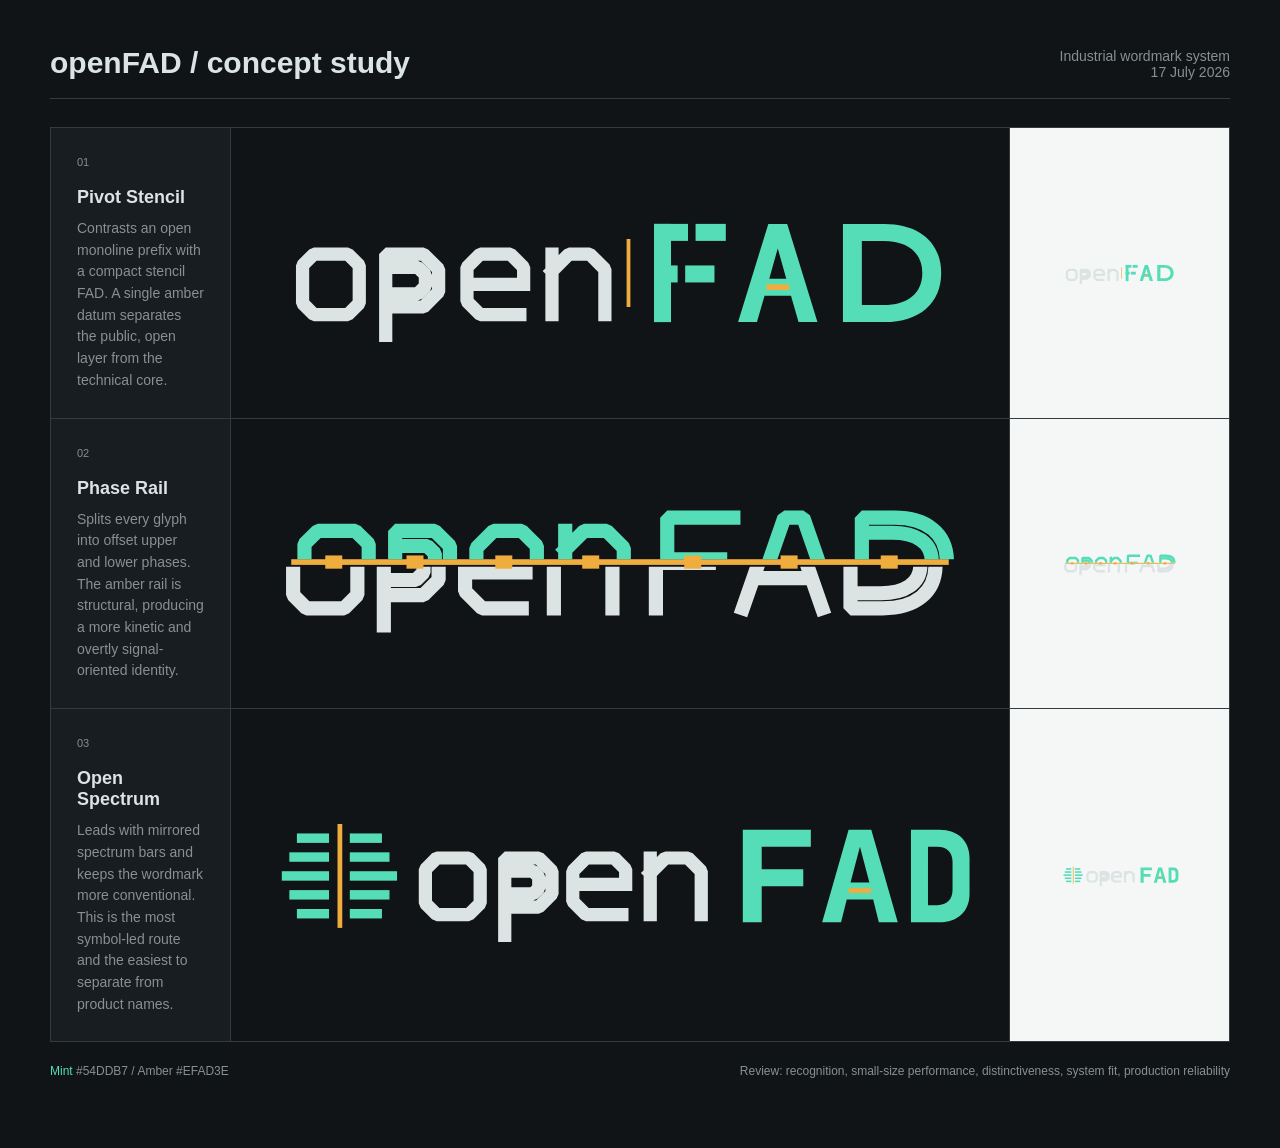
<file: branding/openfad/concepts/concept-board.html>
<!doctype html>
<html lang="en">
<head>
<meta charset="utf-8">
<meta name="viewport" content="width=device-width,initial-scale=1">
<title>openFAD Logo Concepts</title>
<style>
:root{--bg:#101416;--panel:#171d20;--line:#343b3f;--text:#dbe3e3;--muted:#879092;--mint:#54ddb7;--amber:#efad3e}
*{box-sizing:border-box}body{margin:0;background:var(--bg);color:var(--text);font:14px Arial,sans-serif;letter-spacing:0}.page{width:calc(100% - 32px);max-width:1180px;margin:0 auto;padding:46px 0 70px}.header{display:flex;align-items:end;justify-content:space-between;gap:24px;padding-bottom:18px;border-bottom:1px solid var(--line)}h1,h2,p{margin:0}h1{font-size:30px}.meta{color:var(--muted);text-align:right}.grid{display:grid;grid-template-columns:1fr;gap:1px;margin-top:28px;border:1px solid var(--line);background:var(--line)}.concept{display:grid;grid-template-columns:180px 1fr;background:var(--panel);min-width:0}.copy{padding:26px;border-right:1px solid var(--line);min-width:0}.num{color:var(--amber);font-size:11px;margin-bottom:16px}.copy h2{font-size:18px;margin-bottom:10px}.copy p{color:var(--muted);line-height:1.55}.art{display:grid;grid-template-columns:minmax(0,1fr) 220px;min-width:0}.stage{display:grid;place-items:center;min-width:0;min-height:220px;padding:30px;background:#101416}.stage img{display:block;width:100%;max-width:760px;height:auto}.small{display:grid;place-items:center;border-left:1px solid var(--line);background:#f4f7f6;padding:24px}.small img{display:block;width:120px;max-width:100%;height:auto}.footer{display:flex;justify-content:space-between;gap:20px;margin-top:22px;color:var(--muted);font-size:12px}.key{color:var(--mint)}@media(max-width:760px){.page{padding-top:28px}.header,.footer{align-items:start;flex-direction:column}.meta{text-align:left}.concept{grid-template-columns:1fr}.copy{border-right:0;border-bottom:1px solid var(--line)}.art{grid-template-columns:1fr}.stage{min-height:170px;padding:20px}.small{border-left:0;border-top:1px solid var(--line);min-height:150px}}
</style>
</head>
<body>
<main class="page">
  <header class="header"><h1>openFAD / concept study</h1><p class="meta">Industrial wordmark system<br>17 July 2026</p></header>
  <section class="grid">
    <article class="concept">
      <div class="copy"><p class="num">01</p><h2>Pivot Stencil</h2><p>Contrasts an open monoline prefix with a compact stencil FAD. A single amber datum separates the public, open layer from the technical core.</p></div>
      <div class="art"><div class="stage"><img src="pivot-stencil.svg" alt="Pivot Stencil concept"></div><div class="small"><img src="pivot-stencil.svg" alt="Pivot Stencil at small size"></div></div>
    </article>
    <article class="concept">
      <div class="copy"><p class="num">02</p><h2>Phase Rail</h2><p>Splits every glyph into offset upper and lower phases. The amber rail is structural, producing a more kinetic and overtly signal-oriented identity.</p></div>
      <div class="art"><div class="stage"><img src="phase-rail.svg" alt="Phase Rail concept"></div><div class="small"><img src="phase-rail.svg" alt="Phase Rail at small size"></div></div>
    </article>
    <article class="concept">
      <div class="copy"><p class="num">03</p><h2>Open Spectrum</h2><p>Leads with mirrored spectrum bars and keeps the wordmark more conventional. This is the most symbol-led route and the easiest to separate from product names.</p></div>
      <div class="art"><div class="stage"><img src="open-spectrum.svg" alt="Open Spectrum concept"></div><div class="small"><img src="open-spectrum.svg" alt="Open Spectrum at small size"></div></div>
    </article>
  </section>
  <footer class="footer"><p><span class="key">Mint</span> #54DDB7 / Amber #EFAD3E</p><p>Review: recognition, small-size performance, distinctiveness, system fit, production reliability</p></footer>
</main>
</body>
</html>
</file>
<file: vst3/WebUI/styles.css>
:root {
  color-scheme: light;
  --ink: #343638;
  --ink-strong: #202326;
  --muted: #777a7a;
  --muted-light: #a3a4a1;
  --shell: #d5d2cd;
  --surface: #efede9;
  --surface-raised: #f5f3ef;
  --surface-inset: #d0cdc8;
  --line: rgba(44, 47, 49, 0.2);
  --line-soft: rgba(44, 47, 49, 0.1);
  --amber: #d49a37;
  --coral: #d45d73;
  --plum: #76505c;
  --teal: #4f8991;
  --green: #4e9a68;
  font-family: "Segoe UI", Arial, sans-serif;
  font-synthesis: none;
}

* {
  box-sizing: border-box;
  letter-spacing: 0;
}

.sr-only {
  position: absolute;
  width: 1px;
  height: 1px;
  padding: 0;
  margin: -1px;
  overflow: hidden;
  clip: rect(0, 0, 0, 0);
  white-space: nowrap;
  border: 0;
}

html,
body {
  width: 100%;
  height: 100%;
  min-width: 0;
  min-height: 0;
  margin: 0;
  overflow: hidden;
  overscroll-behavior: none;
  background: var(--shell);
  color: var(--ink);
}

body {
  position: fixed;
  inset: 0;
}

button,
select,
input {
  font: inherit;
}

button,
select {
  color: inherit;
}

button {
  border: 0;
}

html.native-surface,
html.native-surface body {
  -webkit-user-select: none;
  user-select: none;
  -webkit-touch-callout: none;
}

html.native-surface button,
html.native-surface select,
html.native-surface input,
html.native-surface a {
  -webkit-tap-highlight-color: transparent;
}

html.native-surface a,
html.native-surface img {
  -webkit-user-drag: none;
}

.console-shell {
  width: 100%;
  height: 100%;
  min-height: 0;
  display: grid;
  grid-template-rows: 58px minmax(0, 1fr) 184px;
  grid-template-areas:
    "topbar"
    "analyzer"
    "controls";
  overflow: hidden;
  border: 1px solid rgba(32, 35, 38, 0.3);
  background: var(--surface);
}

.console-topbar {
  grid-area: topbar;
  position: relative;
  min-width: 0;
  display: flex;
  align-items: stretch;
  justify-content: space-between;
  border-bottom: 1px solid var(--line);
  background: var(--surface-raised);
  box-shadow: 0 2px 8px rgba(38, 39, 39, 0.07);
  z-index: 20;
}

.compact-view-tabs {
  grid-area: tabs;
  display: none;
  min-width: 0;
  min-height: 0;
  border-bottom: 1px solid var(--line);
  background: var(--surface-raised);
}

.compact-view-tabs button {
  min-width: 0;
  border-right: 1px solid var(--line-soft);
  background: transparent;
  color: var(--muted);
  font-size: 9px;
  font-weight: 800;
  cursor: pointer;
}

.compact-view-tabs button:last-child {
  border-right: 0;
}

.compact-view-tabs button[aria-selected="true"] {
  background: var(--ink);
  color: var(--surface-raised);
}

.product-identity {
  min-width: 196px;
  display: grid;
  align-content: center;
  gap: 2px;
  padding: 8px 16px;
}

.product-identity strong {
  color: var(--ink-strong);
  font-size: 15px;
  font-weight: 700;
  line-height: 1;
}

.product-identity small {
  color: var(--muted);
  font-size: 8px;
  font-weight: 650;
  line-height: 1;
}

.header-controls {
  min-width: 0;
  display: flex;
  align-items: stretch;
  justify-content: flex-end;
}

.header-select,
.header-tool,
.system-state {
  min-width: 0;
  display: grid;
  align-content: center;
  gap: 3px;
  padding: 6px 10px;
  border-left: 1px solid var(--line-soft);
}

.header-select.mode-select {
  width: min(25vw, 230px);
  min-width: 172px;
  position: relative;
}

.mode-select::after {
  content: attr(data-description);
  box-sizing: border-box;
  position: absolute;
  top: calc(100% - 1px);
  left: 8px;
  z-index: 30;
  width: min(380px, calc(100vw - 24px));
  padding: 8px 10px;
  border: 1px solid rgba(172, 190, 207, 0.34);
  background: #0a0d12;
  box-shadow: 0 8px 22px rgba(0, 0, 0, 0.28);
  color: rgba(242, 247, 244, 0.94);
  font-size: 9px;
  font-weight: 600;
  line-height: 1.35;
  text-align: left;
  white-space: normal;
  opacity: 0;
  visibility: hidden;
  pointer-events: none;
  transform: translateY(-4px);
  transition: opacity 120ms linear, transform 120ms ease-out, visibility 120ms linear;
}

.mode-select:hover,
.mode-select:focus-within {
  z-index: 30;
}

.mode-select:hover::after,
.mode-select:focus-within::after {
  opacity: 1;
  visibility: visible;
  transform: translateY(0);
}

.header-select.quality-select {
  width: 104px;
}

.header-tool {
  width: 102px;
}

.header-select > span,
.header-tool > span {
  color: var(--muted);
  font-size: 8px;
  font-weight: 750;
  line-height: 1;
}

select {
  width: 100%;
  min-width: 0;
  height: 27px;
  padding: 0 22px 0 0;
  border: 0;
  border-bottom: 1px solid var(--line);
  border-radius: 0;
  outline: none;
  background: transparent;
  font-size: 11px;
  font-weight: 650;
}

select:focus-visible,
button:focus-visible {
  outline: 2px solid var(--ink-strong);
  outline-offset: -2px;
}

.segmented-control {
  width: 100%;
  height: 27px;
  display: grid;
  grid-template-columns: repeat(2, 1fr);
  overflow: hidden;
  border: 1px solid var(--line);
  border-radius: 3px;
}

.segmented-control button {
  min-width: 0;
  border-right: 1px solid var(--line-soft);
  background: rgba(255, 255, 255, 0.18);
  color: var(--muted);
  font-size: 9px;
  font-weight: 750;
  cursor: pointer;
}

.segmented-control button:last-child {
  border-right: 0;
}

.segmented-control button[aria-pressed="true"] {
  background: var(--ink);
  color: var(--surface-raised);
}

.segmented-control button:disabled {
  cursor: default;
  opacity: 1;
}

.header-toggle {
  width: 76px;
  display: flex;
  align-items: center;
  justify-content: center;
  gap: 6px;
  border-left: 1px solid var(--line-soft);
  background: transparent;
  color: var(--muted);
  font-size: 9px;
  font-weight: 750;
  cursor: pointer;
}

.header-toggle.bypass-control {
  width: 82px;
}

.about-control {
  width: 46px;
  display: grid;
  place-items: center;
  border-left: 1px solid var(--line-soft);
  background: transparent;
  color: var(--muted);
  cursor: pointer;
}

.about-icon {
  width: 18px;
  height: 18px;
  display: grid;
  place-items: center;
  border: 1px solid currentColor;
  border-radius: 50%;
  font-family: Georgia, serif;
  font-size: 11px;
  font-weight: 700;
  line-height: 1;
}

.about-control:hover,
.about-control[aria-expanded="true"] {
  color: var(--ink-strong);
  background: rgba(255, 255, 255, 0.42);
}

.toggle-led,
.status-lamp,
.module-dot {
  display: inline-block;
  border-radius: 50%;
}

.toggle-led {
  width: 7px;
  height: 7px;
  border: 1px solid currentColor;
}

.freeze-control[aria-pressed="true"] {
  color: var(--plum);
}

.freeze-control[aria-pressed="true"] .toggle-led {
  background: var(--plum);
  box-shadow: 0 0 0 3px rgba(118, 80, 92, 0.12);
}

.bypass-control[aria-pressed="true"] {
  color: var(--coral);
}

.bypass-control[aria-pressed="true"] .toggle-led {
  background: var(--coral);
  box-shadow: 0 0 0 3px rgba(212, 93, 115, 0.12);
}

.system-state {
  width: 92px;
  justify-items: stretch;
}

.bridge-state,
.engine-readout {
  display: flex;
  align-items: center;
  justify-content: space-between;
  gap: 5px;
  color: var(--muted);
  font-size: 7px;
  font-weight: 750;
  white-space: nowrap;
}

.status-lamp {
  width: 6px;
  height: 6px;
  background: var(--amber);
  box-shadow: 0 0 0 3px rgba(212, 154, 55, 0.12);
}

.is-native .status-lamp {
  background: var(--green);
  box-shadow: 0 0 0 3px rgba(78, 154, 104, 0.12);
}

.engine-readout {
  padding-top: 4px;
  border-top: 1px solid var(--line-soft);
  font-variant-numeric: tabular-nums;
}

html.is-dialog-open,
body.is-dialog-open {
  overflow: hidden;
}

.about-overlay {
  position: fixed;
  inset: 0;
  z-index: 100;
  display: grid;
  place-items: center;
  padding: 18px;
  background: rgba(8, 10, 13, 0.76);
  opacity: 0;
  transition: opacity 140ms linear;
}

.about-overlay[hidden] {
  display: none;
}

.about-overlay.is-open {
  opacity: 1;
}

.about-panel {
  width: min(660px, 100%);
  max-height: min(720px, calc(100vh - 36px));
  overflow: auto;
  border: 1px solid rgba(32, 35, 38, 0.44);
  border-radius: 6px;
  outline: none;
  background: var(--surface-raised);
  box-shadow: 0 24px 70px rgba(0, 0, 0, 0.38);
  transform: translateY(7px);
  transition: transform 160ms ease-out;
}

.about-overlay.is-open .about-panel {
  transform: translateY(0);
}

.about-header {
  min-height: 84px;
  display: flex;
  align-items: center;
  justify-content: space-between;
  gap: 20px;
  padding: 16px 18px;
  border-bottom: 1px solid var(--line);
  background: var(--surface);
}

.about-kicker,
.about-section h3,
.about-license h3 {
  display: block;
  margin: 0 0 7px;
  color: var(--muted);
  font-size: 8px;
  font-weight: 800;
  line-height: 1;
}

.about-header h2 {
  margin: 0;
  color: var(--ink-strong);
  font-size: 22px;
  font-weight: 720;
  line-height: 1;
}

.about-close {
  width: 32px;
  height: 32px;
  flex: 0 0 auto;
  border: 1px solid var(--line);
  border-radius: 3px;
  background: transparent;
  color: var(--muted);
  font-size: 13px;
  font-weight: 700;
  cursor: pointer;
}

.about-close:hover {
  color: var(--ink-strong);
  background: rgba(255, 255, 255, 0.55);
}

.about-body {
  display: grid;
}

.about-summary {
  margin: 0;
  padding: 18px;
  border-bottom: 1px solid var(--line-soft);
  color: var(--ink);
  font-size: 12px;
  font-weight: 520;
  line-height: 1.65;
}

.about-links {
  display: grid;
  grid-template-columns: repeat(3, minmax(0, 1fr));
  border-bottom: 1px solid var(--line);
}

.about-links a {
  min-width: 0;
  min-height: 88px;
  display: flex;
  align-items: flex-start;
  justify-content: space-between;
  gap: 10px;
  padding: 14px;
  border-right: 1px solid var(--line-soft);
  color: inherit;
  text-decoration: none;
}

.about-links a:last-child {
  border-right: 0;
}

.about-links a:hover,
.about-links a:focus-visible {
  background: rgba(212, 154, 55, 0.08);
}

.about-links a > span {
  min-width: 0;
  display: grid;
  gap: 7px;
}

.about-links strong {
  color: var(--ink-strong);
  font-size: 11px;
  line-height: 1.1;
}

.about-links small {
  color: var(--muted);
  font-size: 9px;
  font-weight: 550;
  line-height: 1.45;
}

.about-links i {
  color: var(--amber);
  font-size: 12px;
  font-style: normal;
}

.about-section {
  padding: 18px;
  border-bottom: 1px solid var(--line);
}

.about-features {
  display: grid;
  grid-template-columns: repeat(2, minmax(0, 1fr));
  gap: 0;
  margin: 0;
  padding: 0;
  list-style: none;
  border-top: 1px solid var(--line-soft);
  border-left: 1px solid var(--line-soft);
}

.about-features li {
  min-width: 0;
  min-height: 74px;
  display: grid;
  align-content: start;
  gap: 6px;
  padding: 12px;
  border-right: 1px solid var(--line-soft);
  border-bottom: 1px solid var(--line-soft);
}

.about-features strong {
  color: var(--ink-strong);
  font-size: 10px;
  line-height: 1.1;
}

.about-features span {
  color: var(--muted);
  font-size: 9px;
  font-weight: 550;
  line-height: 1.45;
}

.about-license {
  display: grid;
  grid-template-columns: minmax(0, 1fr) auto;
  gap: 18px;
  align-items: end;
  padding: 18px;
  background: #e7e4df;
}

.about-license strong {
  color: var(--plum);
  font-size: 13px;
  line-height: 1;
}

.about-license p {
  max-width: 470px;
  margin: 7px 0 0;
  color: var(--muted);
  font-size: 9px;
  font-weight: 550;
  line-height: 1.5;
}

.about-license > a {
  min-height: 32px;
  display: inline-flex;
  align-items: center;
  gap: 7px;
  padding: 0 10px;
  border: 1px solid rgba(118, 80, 92, 0.38);
  border-radius: 3px;
  color: var(--plum);
  font-size: 8px;
  font-weight: 800;
  text-decoration: none;
  white-space: nowrap;
}

.about-license > a:hover,
.about-license > a:focus-visible {
  background: rgba(118, 80, 92, 0.09);
}

.analyzer {
  grid-area: analyzer;
  --wf-grid: rgba(145, 160, 178, 0.13);
  --wf-cursor: rgba(205, 245, 232, 0.25);
  min-width: 0;
  min-height: 0;
  display: grid;
  overflow: hidden;
  border: 1px solid #171b21;
  border-top: 0;
  background: var(--surface-inset);
}

.analyzer[data-waterfall-visual="pulse"] {
  --wf-grid: rgba(220, 142, 116, 0.11);
  --wf-cursor: rgba(244, 166, 65, 0.38);
}

.analyzer[data-waterfall-visual="phosphor"] {
  --wf-grid: rgba(120, 203, 161, 0.11);
  --wf-cursor: rgba(168, 232, 114, 0.34);
}

.analyzer[data-waterfall-visual="xray"] {
  --wf-grid: rgba(176, 199, 209, 0.14);
  --wf-cursor: rgba(237, 247, 245, 0.36);
}

.analyzer.view-both {
  grid-template-rows: minmax(150px, 3fr) minmax(66px, 1fr);
}

.analyzer.layout-split.view-both {
  grid-template-columns: minmax(0, 2fr) minmax(220px, 1fr);
  grid-template-rows: minmax(0, 1fr);
}

.analyzer.layout-split.view-both .waterfall-pane {
  border-right: 1px solid var(--line);
  border-bottom: 0;
}

.analyzer.layout-overlay.view-both {
  grid-template-rows: minmax(0, 1fr);
}

.analyzer.layout-overlay.view-both .waterfall-pane,
.analyzer.layout-overlay.view-both .spectrum-pane {
  grid-area: 1 / 1;
}

.analyzer.layout-overlay.view-both .waterfall-pane {
  border-bottom: 0;
}

.analyzer.layout-overlay.view-both .spectrum-pane {
  z-index: 2;
  margin-top: 32px;
  background: transparent;
  pointer-events: none;
}

.analyzer.layout-overlay.view-both .spectrum-pane .pane-heading {
  display: none;
}

.analyzer.view-waterfall,
.analyzer.view-spectrum {
  grid-template-rows: minmax(0, 1fr);
}

.analyzer.view-waterfall .spectrum-pane {
  display: none;
}

.analyzer.view-spectrum .waterfall-pane {
  display: none;
}

.waterfall-pane,
.spectrum-pane {
  position: relative;
  min-width: 0;
  min-height: 0;
  overflow: hidden;
}

.waterfall-pane {
  display: grid;
  grid-template-rows: 32px minmax(0, 1fr);
  border-bottom: 1px solid var(--line);
  background: #030408;
  box-shadow: inset 0 1px 0 rgba(255, 255, 255, 0.05);
}

.waterfall-pane::after {
  content: "";
  position: absolute;
  top: 0;
  right: 0;
  bottom: 0;
  width: 1px;
  background: var(--wf-cursor);
  pointer-events: none;
}

.spectrum-pane {
  background: #080a0d;
}

canvas {
  display: block;
  width: 100%;
  height: 100%;
}

.waterfall-toolbar {
  position: relative;
  z-index: 6;
  min-width: 0;
  display: grid;
  grid-template-columns: auto minmax(0, 1fr) auto;
  align-items: center;
  gap: 9px;
  padding: 0 8px 4px 10px;
  border-bottom: 1px solid rgba(145, 160, 178, 0.13);
  background: #080a0d;
}

.waterfall-title {
  color: rgba(204, 214, 225, 0.62);
  font-size: 8px;
  font-weight: 750;
  white-space: nowrap;
}

.waterfall-data-stage {
  position: relative;
  min-width: 0;
  min-height: 0;
  overflow: hidden;
  background: #030408;
}

.waterfall-data-stage > #waterfallCanvas {
  position: absolute;
  inset: 0;
}

.waterfall-event-canvas {
  position: absolute;
  left: 0;
  right: 0;
  bottom: 0;
  z-index: 2;
  width: 100%;
  height: 4px;
  background: rgba(204, 214, 225, 0.035);
  pointer-events: none;
}

.waterfall-grid {
  position: absolute;
  inset: 0;
  pointer-events: none;
  background-image: repeating-linear-gradient(to right, transparent 0 calc(12.5% - 1px), var(--wf-grid) calc(12.5% - 1px) 12.5%);
}

.glitch-selection {
  position: absolute;
  z-index: 2;
  left: 0;
  right: 0;
  min-height: 2px;
  border-top: 1px solid rgba(255, 177, 104, 0.82);
  border-bottom: 1px solid rgba(255, 177, 104, 0.82);
  background: rgba(212, 93, 115, 0.12);
  box-shadow: inset 0 1px rgba(255, 246, 231, 0.08), inset 0 -1px rgba(255, 246, 231, 0.08);
  pointer-events: none;
}

.glitch-selection span {
  position: absolute;
  top: 3px;
  left: 9px;
  max-width: calc(100% - 42px);
  overflow: hidden;
  padding: 2px 4px;
  background: rgba(3, 4, 8, 0.76);
  color: rgba(255, 214, 175, 0.94);
  font-size: 7px;
  font-weight: 750;
  text-overflow: ellipsis;
  white-space: nowrap;
}

.pitch-map-readout {
  position: absolute;
  z-index: 3;
  top: 8px;
  left: 10px;
  max-width: calc(100% - 54px);
  overflow: hidden;
  padding: 3px 6px;
  border-left: 2px solid var(--green);
  background: rgba(3, 4, 8, 0.78);
  color: rgba(226, 255, 232, 0.94);
  font-size: 8px;
  font-weight: 750;
  text-overflow: ellipsis;
  white-space: nowrap;
}

.frequency-grid-lines {
  position: absolute;
  inset: 0;
  pointer-events: none;
}

.frequency-grid-lines i {
  position: absolute;
  left: 0;
  right: 0;
  top: 50%;
  height: 1px;
  background: rgba(145, 160, 178, 0.08);
}

.pane-heading {
  position: absolute;
  top: 8px;
  left: 10px;
  right: 10px;
  display: flex;
  align-items: center;
  justify-content: space-between;
  color: rgba(204, 214, 225, 0.62);
  font-size: 8px;
  font-weight: 750;
  pointer-events: none;
  z-index: 4;
}

.pane-heading-tools,
.waterfall-rate-control,
.waterfall-visual-control,
.waterfall-layout-control {
  display: flex;
  align-items: center;
}

.pane-heading-tools {
  min-width: 0;
  gap: 7px;
}

.waterfall-rate-control,
.waterfall-visual-control,
.waterfall-layout-control {
  gap: 4px;
  pointer-events: auto;
}

.waterfall-rate-control > span,
.waterfall-visual-control > span,
.waterfall-layout-control > span {
  color: rgba(204, 214, 225, 0.5);
}

.waterfall-rate-control select,
.waterfall-visual-control select,
.waterfall-layout-control select {
  height: 20px;
  padding: 0 14px 0 4px;
  border: 1px solid rgba(172, 190, 207, 0.28);
  border-radius: 2px;
  background: #0a0d12;
  color: rgba(226, 236, 242, 0.88);
  font-size: 8px;
  font-weight: 750;
}

.waterfall-rate-control select {
  width: 48px;
}

.waterfall-visual-control select {
  width: 74px;
}

.waterfall-layout-control select {
  width: 66px;
}

.waterfall-layout-control select:disabled {
  opacity: 0.42;
}

.waterfall-change-readout {
  --marker-colour: #d49a37;
  min-width: 0;
  max-width: 100%;
  overflow: hidden;
  padding: 4px 6px;
  border-left: 2px solid var(--marker-colour);
  background: rgba(204, 214, 225, 0.045);
  color: rgba(242, 247, 244, 0.92);
  font-size: 8px;
  font-weight: 750;
  line-height: 1;
  opacity: 0;
  pointer-events: none;
  text-overflow: ellipsis;
  transform: translateX(-3px);
  transition: opacity 120ms linear, transform 120ms ease-out;
  white-space: nowrap;
}

.waterfall-change-readout.is-visible {
  opacity: 1;
  transform: translateX(0);
}

.frequency-guide {
  position: absolute;
  left: 0;
  right: 0;
  height: 1px;
  pointer-events: none;
}

.pivot-guide {
  top: 50%;
  background: var(--coral);
  opacity: 0.9;
}

.destination-guide {
  top: 40%;
  background: var(--amber);
  opacity: 0.82;
}

.pivot-guide span {
  position: absolute;
  left: 10px;
  top: -14px;
  max-width: 120px;
  overflow: hidden;
  color: var(--coral);
  padding: 2px 4px;
  background: rgba(3, 4, 8, 0.72);
  font-size: 7px;
  font-weight: 750;
  text-overflow: ellipsis;
  white-space: nowrap;
}

.frequency-axis {
  position: absolute;
  top: 0;
  right: 8px;
  bottom: 0;
  width: 28px;
  background: rgba(3, 4, 8, 0.58);
  color: rgba(204, 214, 225, 0.58);
  font-size: 7px;
  font-variant-numeric: tabular-nums;
  pointer-events: none;
  z-index: 4;
}

.frequency-axis span {
  position: absolute;
  right: 0;
  top: 50%;
  transform: translateY(-50%);
}

.spectrum-legend {
  position: absolute;
  left: 10px;
  bottom: 7px;
  display: flex;
  gap: 12px;
  font-size: 8px;
  font-weight: 750;
  pointer-events: none;
}

.input-key {
  color: rgba(155, 139, 229, 0.82);
}

.output-key {
  color: #35c4cf;
}

.parameter-strip {
  grid-area: controls;
  min-width: 0;
  min-height: 0;
  display: grid;
  grid-template-columns: 1.2fr 1.2fr 0.82fr 0.82fr 1.18fr;
  gap: 5px;
  padding: 6px;
  background: var(--shell);
}

.parameter-module {
  --accent: var(--amber);
  min-width: 0;
  min-height: 0;
  display: grid;
  grid-template-rows: 29px minmax(0, 1fr);
  overflow: hidden;
  border: 1px solid rgba(44, 47, 49, 0.17);
  border-radius: 4px;
  background: var(--surface);
  box-shadow: 0 2px 7px rgba(48, 46, 43, 0.1), inset 0 1px rgba(255, 255, 255, 0.72);
}

.module-map { --accent: var(--amber); }
.module-axis { --accent: var(--coral); }
.module-pitch { --accent: var(--green); }
.module-morph { --accent: var(--plum); }
.module-blend { --accent: var(--teal); }
.module-level { --accent: var(--green); }

.parameter-module > header {
  min-width: 0;
  display: flex;
  align-items: center;
  gap: 7px;
  padding: 0 9px;
  border-bottom: 1px solid var(--line-soft);
  background: rgba(255, 255, 255, 0.2);
}

.parameter-module > header strong {
  min-width: 0;
  overflow: hidden;
  color: var(--ink);
  font-size: 11px;
  font-weight: 600;
  text-overflow: ellipsis;
  white-space: nowrap;
}

.parameter-module > header > output {
  margin-left: auto;
  color: var(--accent);
  font-size: 8px;
  font-variant-numeric: tabular-nums;
}

.module-dot {
  width: 8px;
  height: 8px;
  border: 1px solid var(--accent);
  background: rgba(255, 255, 255, 0.34);
}

.module-controls,
.level-content {
  min-width: 0;
  min-height: 0;
  align-items: center;
  padding: 6px;
}

.module-controls {
  display: grid;
}

.module-controls.two-controls {
  grid-template-columns: repeat(2, minmax(0, 1fr));
  gap: 4px;
}

.module-controls.one-control {
  grid-template-columns: minmax(0, 1fr);
  justify-items: center;
}

.module-axis[hidden],
.pitch-map-module[hidden] {
  display: none;
}

.pitch-map-controls {
  min-width: 0;
  min-height: 0;
  display: grid;
  align-content: center;
  gap: 10px;
  padding: 10px;
}

.native-choice-control {
  min-width: 0;
  display: grid;
  gap: 5px;
}

.native-choice-control > span {
  color: var(--muted);
  font-size: 8px;
  font-weight: 750;
  line-height: 1;
}

.native-choice-control select {
  height: 31px;
  padding: 0 20px 0 8px;
  border: 1px solid rgba(52, 54, 56, 0.22);
  border-radius: 2px;
  background: var(--surface-inset);
  color: var(--ink-strong);
  font-size: 10px;
  font-weight: 750;
  box-shadow: inset 0 1px rgba(255, 255, 255, 0.56);
}

.native-choice-control select:disabled {
  opacity: 0.38;
}

.knob-control {
  min-width: 0;
  min-height: 0;
  display: grid;
  grid-template-rows: minmax(60px, 1fr) auto auto;
  grid-template-areas:
    "knob"
    "label"
    "value";
  justify-items: center;
  align-items: center;
  text-align: center;
  transition: opacity 140ms ease;
}

.knob-control.is-inactive {
  opacity: 0.26;
}

.knob-stage {
  --angle: 0deg;
  --arc: 37.5%;
  grid-area: knob;
  position: relative;
  width: 58px;
  height: 58px;
}

.knob-stage input[type="range"] {
  position: absolute;
  inset: 0;
  z-index: 4;
  width: 100%;
  height: 100%;
  margin: 0;
  opacity: 0;
  cursor: ns-resize;
}

.knob-stage input[type="range"]:disabled {
  cursor: default;
}

.knob-visual {
  position: absolute;
  z-index: 1;
  inset: 0;
  border-radius: 50%;
  background: conic-gradient(from 225deg, var(--accent) 0 var(--arc), rgba(52, 54, 56, 0.15) var(--arc) 75%, transparent 75% 100%);
}

.knob-trail-canvas {
  position: absolute;
  z-index: 2;
  left: 50%;
  top: 50%;
  pointer-events: none;
  opacity: 0;
  transform: translate(-50%, -50%);
  transition: opacity 80ms linear;
}

.knob-trail-canvas.is-active {
  opacity: 1;
}

.knob-visual::before {
  content: "";
  position: absolute;
  inset: 6px;
  border: 1px solid rgba(52, 54, 56, 0.19);
  border-radius: 50%;
  background: #e5e3df;
  box-shadow: 0 3px 6px rgba(48, 46, 43, 0.17), inset 2px 3px 4px rgba(255, 255, 255, 0.7), inset -2px -3px 4px rgba(52, 54, 56, 0.07);
}

.knob-pointer {
  position: absolute;
  z-index: 2;
  left: calc(50% - 1px);
  top: 10px;
  width: 2px;
  height: calc(50% - 10px);
  border-radius: 1px;
  background: var(--ink);
  transform: rotate(var(--angle));
  transform-origin: 50% 100%;
}

.knob-stage input[type="range"]:focus-visible + .knob-visual {
  z-index: 3;
  outline: 2px solid var(--ink-strong);
  outline-offset: 2px;
}

.parameter-label {
  grid-area: label;
  min-width: 0;
  max-width: 100%;
  overflow: hidden;
  color: var(--muted);
  font-size: 8px;
  font-weight: 700;
  line-height: 1.15;
  text-overflow: ellipsis;
  white-space: nowrap;
}

.knob-control output {
  grid-area: value;
  min-width: 0;
  max-width: 100%;
  overflow: hidden;
  color: var(--ink-strong);
  font-size: 11px;
  font-variant-numeric: tabular-nums;
  line-height: 1.2;
  text-overflow: ellipsis;
  white-space: nowrap;
}

.level-content {
  display: grid;
  grid-template-columns: minmax(70px, 1fr) 74px;
  gap: 5px;
}

.mini-meters {
  min-width: 0;
  height: 100%;
  min-height: 94px;
  display: grid;
  grid-template-columns: repeat(2, minmax(0, 1fr));
  gap: 5px;
  padding: 5px 0;
}

.mini-meter {
  min-width: 0;
  min-height: 0;
  display: grid;
  grid-template-rows: 13px minmax(0, 1fr) 13px;
  justify-items: center;
  color: var(--muted);
  font-size: 7px;
  font-variant-numeric: tabular-nums;
}

.mini-meter output:last-of-type,
.mini-meter:last-child output {
  color: var(--ink);
}

.mini-meter output.is-clipping {
  color: var(--coral);
}

.meter-rail {
  position: relative;
  width: 14px;
  height: 100%;
  min-height: 55px;
  border-left: 1px solid rgba(52, 54, 56, 0.55);
  border-right: 1px solid rgba(52, 54, 56, 0.12);
  background: repeating-linear-gradient(to top, transparent 0 11px, rgba(52, 54, 56, 0.11) 11px 12px);
}

.meter-rail > span {
  position: absolute;
  left: 3px;
  right: 3px;
  bottom: 0;
  height: var(--level, 30%);
  background: var(--ink);
  transition: height 90ms linear;
}

.mini-meter:last-child .meter-rail > span {
  background: var(--green);
}

.meter-rail > i {
  position: absolute;
  left: -3px;
  right: -3px;
  bottom: var(--peak, 38%);
  height: 3px;
  border-radius: 1px;
  background: var(--ink);
  transition: bottom 90ms linear;
}

.mini-meter:last-child .meter-rail > i {
  background: var(--green);
}

.mini-meter:last-child .meter-rail.is-clipping > span,
.mini-meter:last-child .meter-rail.is-clipping > i {
  background: var(--coral);
}

.is-bypassed .analyzer,
.is-bypassed .parameter-module {
  opacity: 0.48;
}

@media (hover: hover) {
  .segmented-control button:hover,
  .header-toggle:hover {
    background: rgba(255, 255, 255, 0.5);
  }

  .knob-stage:hover .knob-visual {
    box-shadow: 0 0 0 3px rgba(52, 54, 56, 0.08);
  }
}

@media (max-width: 820px) {
  html,
  body {
    overflow: hidden;
  }

  .console-shell {
    height: 100%;
    min-height: 0;
    grid-template-rows: auto minmax(180px, 0.9fr) minmax(0, 1.1fr);
    overflow: hidden;
  }

  .console-topbar {
    display: grid;
    grid-template-columns: 1fr;
  }

  .product-identity {
    min-width: 0;
    min-height: 50px;
  }

  .header-controls {
    display: grid;
    grid-template-columns: minmax(130px, 2fr) 94px 88px 60px 68px 44px 76px;
  }

  .header-select.mode-select,
  .header-select.quality-select,
  .header-tool,
  .header-toggle,
  .header-toggle.bypass-control,
  .about-control,
  .system-state {
    width: auto;
    min-width: 0;
  }

  .parameter-strip {
    grid-template-columns: repeat(3, minmax(0, 1fr));
    grid-auto-rows: 176px;
    align-content: start;
    overflow-x: hidden;
    overflow-y: auto;
    overscroll-behavior: contain;
    -webkit-overflow-scrolling: touch;
  }

  .module-level {
    grid-column: auto;
  }

  .time-direction,
  .waterfall-rate-control > span,
  .waterfall-visual-control > span,
  .waterfall-layout-control > span {
    display: none;
  }
}

@media (max-width: 620px) {
  .console-topbar {
    grid-template-columns: 1fr;
  }

  .product-identity {
    min-height: 50px;
    padding: 8px 12px;
  }

  .header-controls {
    grid-template-columns: repeat(2, minmax(0, 1fr));
    border-top: 1px solid var(--line-soft);
  }

  .header-select,
  .header-tool,
  .about-control,
  .system-state {
    border-left: 0;
  }

  .header-select.mode-select {
    grid-column: 1 / -1;
    border-bottom: 1px solid var(--line-soft);
  }

  .header-toggle {
    min-height: 42px;
    border-top: 1px solid var(--line-soft);
  }

  .about-control {
    min-height: 42px;
    border-top: 1px solid var(--line-soft);
  }

  .system-state {
    min-height: 42px;
    border-top: 1px solid var(--line-soft);
  }

  .analyzer.view-both {
    grid-template-rows: minmax(210px, 3fr) minmax(72px, 1fr);
  }

  .analyzer.layout-split.view-both {
    grid-template-columns: minmax(0, 1fr);
    grid-template-rows: minmax(170px, 58fr) minmax(110px, 42fr);
  }

  .analyzer.layout-split.view-both .waterfall-pane {
    border-right: 0;
    border-bottom: 1px solid var(--line);
  }

  .parameter-strip {
    grid-template-columns: repeat(2, minmax(0, 1fr));
    grid-auto-rows: 176px;
    padding: 5px;
  }

  .module-level {
    grid-column: 1 / -1;
  }

  .level-content {
    grid-template-columns: minmax(100px, 1fr) 96px;
  }

  .about-overlay {
    padding: 8px;
  }

  .about-panel {
    max-height: calc(100vh - 16px);
  }

  .about-links,
  .about-features {
    grid-template-columns: minmax(0, 1fr);
  }

  .about-links a {
    min-height: 68px;
    border-right: 0;
    border-bottom: 1px solid var(--line-soft);
  }

  .about-links a:last-child {
    border-bottom: 0;
  }

  .about-license {
    grid-template-columns: minmax(0, 1fr);
    align-items: start;
  }

  .about-license > a {
    width: fit-content;
  }
}

@media (max-width: 400px) {
  .product-identity small {
    display: none;
  }

  .time-direction {
    display: none;
  }

  .pane-heading-tools {
    gap: 5px;
  }

  .waterfall-rate-control,
  .waterfall-visual-control,
  .waterfall-layout-control {
    gap: 3px;
  }

  .parameter-strip {
    grid-auto-rows: 168px;
  }

  .knob-stage {
    width: 54px;
    height: 54px;
  }

  .parameter-label {
    font-size: 7px;
  }

  .knob-control output {
    font-size: 10px;
  }

  .frequency-axis {
    right: 5px;
    width: 23px;
    font-size: 6px;
  }

  .frequency-axis span:nth-child(even),
  .frequency-grid-lines i:nth-child(even) {
    display: none;
  }
}

@media (max-height: 540px) and (min-width: 821px) {
  .console-shell {
    grid-template-rows: 50px minmax(0, 1fr) 150px;
  }

  .knob-stage {
    width: 48px;
    height: 48px;
  }

  .knob-control {
    grid-template-rows: minmax(48px, 1fr) auto auto;
  }
}

@media (max-width: 820px) and (max-height: 540px) {
  .console-shell {
    grid-template-rows: auto 30px minmax(0, 1fr);
    grid-template-areas:
      "topbar"
      "tabs"
      "workspace";
  }

  .console-topbar {
    grid-template-columns: 112px minmax(0, 1fr);
  }

  .product-identity {
    min-height: 0;
    padding: 6px 10px;
    border-right: 1px solid var(--line-soft);
  }

  .product-identity small {
    display: none;
  }

  .header-controls {
    border-top: 0;
  }

  .compact-view-tabs {
    display: grid;
    grid-template-columns: repeat(2, minmax(0, 1fr));
  }

  .analyzer,
  .parameter-strip {
    grid-area: workspace;
    min-width: 0;
    min-height: 0;
    transition: none;
  }

  html[data-compact-view="analyze"] .analyzer,
  html[data-compact-view="control"] .parameter-strip {
    z-index: 2;
    visibility: visible;
    pointer-events: auto;
  }

  html[data-compact-view="analyze"] .parameter-strip,
  html[data-compact-view="control"] .analyzer {
    z-index: 1;
    visibility: hidden;
    pointer-events: none;
  }

  .parameter-strip {
    background: var(--shell);
  }

  .analyzer.view-both {
    grid-template-rows: minmax(96px, 3fr) minmax(42px, 1fr);
  }

  .analyzer.layout-split.view-both {
    grid-template-columns: minmax(0, 1fr);
    grid-template-rows: minmax(90px, 58fr) minmax(50px, 42fr);
  }

  .analyzer.layout-split.view-both .waterfall-pane {
    border-right: 0;
    border-bottom: 1px solid var(--line);
  }

  .about-panel {
    max-height: calc(100vh - 12px);
  }

  .about-header {
    min-height: 54px;
    padding: 8px 10px;
  }

  .about-header h2 {
    font-size: 17px;
  }
}

@media (max-width: 620px) and (max-height: 540px) {
  .console-topbar {
    grid-template-columns: 70px minmax(0, 1fr);
  }

  .product-identity {
    min-height: 0;
    padding: 4px 7px;
  }

  .product-identity strong {
    font-size: 10px;
  }

  .header-controls {
    grid-template-columns: minmax(100px, 1fr) 55px 55px 34px;
    grid-template-rows: repeat(2, 34px);
    border-top: 0;
  }

  .header-select,
  .header-tool,
  .system-state {
    padding: 3px 5px;
  }

  .header-select > span,
  .header-tool > span {
    display: none;
  }

  .header-select select {
    padding-right: 13px;
    font-size: 7px;
  }

  .header-select.mode-select {
    grid-column: 1;
    grid-row: 1;
    border-bottom: 0;
  }

  .quality-select {
    grid-column: 2;
    grid-row: 1;
  }

  .view-tool {
    grid-column: 3;
    grid-row: 1;
  }

  .about-control {
    grid-column: 4;
    grid-row: 1;
  }

  .freeze-control {
    grid-column: 1;
    grid-row: 2;
  }

  .bypass-control {
    grid-column: 2;
    grid-row: 2;
  }

  .system-state {
    grid-column: 3 / 5;
    grid-row: 2;
  }

  .header-toggle,
  .about-control,
  .system-state {
    min-height: 34px;
    border-top: 1px solid var(--line-soft);
  }

  .header-toggle {
    gap: 4px;
    font-size: 8px;
  }

  .bridge-state {
    display: none;
  }

  .engine-readout {
    height: 100%;
    padding-top: 0;
    border-top: 0;
  }

  .waterfall-toolbar {
    grid-template-columns: minmax(0, 1fr) auto;
    gap: 5px;
    padding-right: 5px;
    padding-left: 7px;
  }

  .waterfall-title {
    display: none;
  }

  .pane-heading-tools {
    gap: 3px;
  }

  .waterfall-rate-control select {
    width: 44px;
  }

  .waterfall-visual-control select {
    width: 64px;
  }

  .waterfall-layout-control select {
    width: 58px;
  }

  .parameter-strip {
    grid-auto-rows: 144px;
  }

  .parameter-module {
    grid-template-rows: 25px minmax(0, 1fr);
  }

  .parameter-module > header {
    padding: 0 7px;
  }

  .knob-stage {
    width: 46px;
    height: 46px;
  }

  .knob-control {
    grid-template-rows: minmax(46px, 1fr) auto auto;
  }
}

@media (prefers-reduced-motion: reduce) {
  *,
  *::before,
  *::after {
    scroll-behavior: auto !important;
    transition-duration: 0.001ms !important;
    animation-duration: 0.001ms !important;
    animation-iteration-count: 1 !important;
  }

  .knob-trail-canvas {
    display: none !important;
  }
}


/* Readable paper-instrument surface: shared type scale and deliberate reflow. */
:root {
  font-family: "Segoe UI", "Microsoft YaHei UI", "Microsoft YaHei", "PingFang SC", sans-serif;
  font-size: 12px;
  --muted: #595e60;
  --muted-light: #747977;
}
.console-shell { grid-template-rows: auto minmax(0, 1fr) 190px; }
.console-topbar { min-height: 68px; box-shadow: none; }
.product-identity { min-width: 150px; padding: 8px 12px; }
.product-identity small { font-size: 11px; line-height: 1.4; }
.header-controls { flex: 1 1 auto; }
.header-select.mode-select { width: 190px; min-width: 158px; }
.header-select.quality-select { width: 110px; flex-shrink: 0; }
.header-tool { width: 108px; flex-shrink: 0; }
.header-select > span, .header-tool > span, .parameter-label,
.parameter-module > header, .native-choice-control > span,
.pane-heading, .spectrum-legend, .waterfall-title, .compact-view-tabs button { font-size: 12px; }
.header-select select, .native-choice-control select, .header-toggle,
.knob-control output, .engine-readout { font-size: 13px; }
.header-select select { min-height: 26px; padding-right: 20px; }
.header-toggle { width: 82px; flex-shrink: 0; gap: 6px; }
.header-toggle.bypass-control { width: 82px; }
.system-state { width: 90px; flex-shrink: 0; }
.about-control { width: 40px; flex-shrink: 0; }
.bridge-state, .mini-meter output, .mini-meter small, .frequency-axis,
.frequency-guide > span, .glitch-selection > span, .waterfall-change-readout,
.pitch-map-readout, .parameter-module > header output { font-size: 11px; }
.engine-readout, .knob-control output, .mini-meter output { font-family: Consolas, "SFMono-Regular", monospace; font-variant-numeric: tabular-nums; }
.parameter-label { white-space: normal; line-height: 1.25; text-align: center; overflow-wrap: normal; }
.knob-control { gap: 4px; }
.knob-control.is-inactive { opacity: 1; color: #737777; }
.knob-control.is-inactive .parameter-label, .knob-control.is-inactive output { color: #737777; opacity: 1; }
.knob-control.is-inactive .knob-stage { opacity: 0.4; }
.parameter-module > header { height: auto; min-height: 30px; }
.parameter-module { grid-template-rows: 30px minmax(0, 1fr); }
.mode-select::after { font-size: 13px; line-height: 1.65; }
.waterfall-toolbar { min-height: 34px; grid-template-rows: auto 4px; }
.pane-heading-tools { font-family: inherit; font-size: 12px; }
.waterfall-rate-control > span, .waterfall-visual-control > span,
.waterfall-layout-control > span, .time-direction { color: #b9c5ce; font-size: 12px; }
.waterfall-rate-control select, .waterfall-visual-control select,
.waterfall-layout-control select { height: 26px; font-size: 12px; font-weight: 600; padding: 0 20px 0 6px; }
.waterfall-rate-control select { width: 58px; }
.waterfall-visual-control select { width: 110px; }
.waterfall-layout-control select { width: 106px; }
.frequency-axis { color: #bdc7cd; width: 34px; }
.frequency-guide > span { color: #e7bd83; background: #10171bd9; padding: 2px 4px; }
.spectrum-legend { background: #080d12b8; padding: 4px 6px; gap: 10px; }
.about-kicker, .about-section h3, .about-license h3, .about-links small,
.about-features span, .about-license p { font-size: 12px; line-height: 1.6; }
.about-summary { font-size: 14px; }
.preset-controls { display: flex; align-items: center; gap: 6px; min-width: 0; width: 300px; padding: 8px; }
.preset-controls select { height: 30px; border: 1px solid var(--line); background: var(--surface-raised); font-size: 12px; border-radius: 0; }
#presetSelect { flex: 1; min-width: 0; width: 135px; text-overflow: ellipsis; }
#languageSelect { width: 63px; flex-shrink: 0; }
#presetDirty { color: #987329; font-size: 12px; }
#presetMenu { position: relative; flex-shrink: 0; }
#presetMenu summary { cursor: pointer; list-style: none; width: 30px; height: 30px; display: grid; place-items: center; border: 1px solid var(--line); font-size: 21px; }
#presetMenu summary::-webkit-details-marker { display: none; }
.preset-menu-items { position: absolute; top: 34px; right: 0; z-index: 80; min-width: 150px; padding: 4px; border: 1px solid var(--ink); background: var(--surface-raised); box-shadow: 3px 3px 0 #34363838; }
.preset-menu-items button { display: block; width: 100%; padding: 9px 12px; font-size: 13px; background: transparent; text-align: left; cursor: pointer; }
.preset-menu-items button:hover, .preset-menu-items button:focus-visible { background: #3d4a78; color: #fff; }
#presetDialog { max-width: min(390px, calc(100vw - 24px)); max-height: calc(100vh - 20px); overflow: auto; margin: auto; padding: 20px; background: var(--surface-raised); color: var(--ink-strong); border: 1px solid var(--ink); box-shadow: 4px 4px 0 #0004; }
#presetDialog::backdrop { background: #10151a88; }
#presetDialog h2 { margin: 0 0 12px; font-size: 17px; }
#presetDialog p, #presetDialog label { font-size: 13px; line-height: 1.6; }
#presetName { display: block; box-sizing: border-box; width: 100%; margin-top: 6px; padding: 8px; font-size: 14px; user-select: text; -webkit-user-select: text; border: 1px solid var(--line); }
#presetName[hidden], #presetNameLabel[hidden], #presetDiscard[hidden] { display: none; }
.dialog-actions { display: flex; justify-content: flex-end; gap: 8px; margin-top: 16px; }
.dialog-actions button { padding: 7px 10px; border: 1px solid var(--line); background: var(--surface); font-size: 13px; cursor: pointer; }
#presetConfirm { background: #3d4a78; color: #fff; }
#presetNotice { position: fixed; left: 50%; bottom: 12px; transform: translateX(-50%); z-index: 100; max-width: calc(100vw - 24px); padding: 10px 16px; color: #fff; background: #303a4a; font-size: 13px; line-height: 1.5; }
#presetNotice[hidden] { display: none; }
@media (max-width: 1300px) {
  .console-topbar { display: grid; grid-template-columns: minmax(160px, 1fr) minmax(260px, 360px); }
  .header-controls { grid-column: 1 / -1; display: flex; min-height: 56px; border-top: 1px solid var(--line-soft); }
  .header-select.mode-select { flex: 1; }
  .product-identity { min-height: 44px; padding: 6px 12px; }
  .product-identity small { display: none; }
  .preset-controls { width: auto; padding: 6px 10px; }
}
@media (max-width: 820px) {
  .console-shell { grid-template-rows: auto minmax(180px, 0.9fr) minmax(0, 1.1fr); }
  .header-controls { display: grid; grid-template-columns: repeat(4, minmax(0, 1fr)); grid-template-rows: 46px 36px; }
  .header-select.mode-select { grid-column: 1 / 3; grid-row: 1; }
  .header-select.quality-select { grid-column: 3; grid-row: 1; }
  .view-tool { grid-column: 4; grid-row: 1; }
  .freeze-control { grid-column: 1; grid-row: 2; }
  .bypass-control { grid-column: 2; grid-row: 2; }
  .about-control { grid-column: 3; grid-row: 2; }
  .system-state { grid-column: 4; grid-row: 2; }
  .header-controls > .header-select, .header-controls > .header-tool, .header-controls > .header-toggle,
  .header-controls > .about-control, .header-controls > .system-state { width: auto; min-width: 0; min-height: 0; padding: 3px 7px; }
  .header-select > span, .header-tool > span { display: none; }
  .bridge-state { display: none; }
  .engine-readout { border: 0; padding: 0; font-size: 11px; }
  .segmented-control button { font-size: 11px; padding: 0 3px; }
  .parameter-strip { grid-auto-rows: 180px; }
  .waterfall-title, .time-direction, .waterfall-rate-control > span,
  .waterfall-visual-control > span, .waterfall-layout-control > span { display: none; }
  .waterfall-toolbar { grid-template-columns: minmax(0, 1fr) auto; }
  .pane-heading-tools { gap: 4px; }
  .waterfall-change-readout { overflow: hidden; }
}
@media (max-width: 520px) {
  .console-topbar { grid-template-columns: 80px minmax(0, 1fr); }
  .product-identity { min-width: 0; padding: 5px; }
  .product-identity strong { font-size: 12px; }
  .preset-controls { gap: 4px; padding: 5px; }
  #presetSelect { width: 70px; }
  #languageSelect { width: 58px; }
  #presetMenu summary { width: 26px; }
  .header-controls { grid-template-rows: 36px 34px; }
  .header-select select { font-size: 12px; }
  .header-toggle { font-size: 12px; }
  .parameter-label { font-size: 12px; }
  .knob-control output { font-size: 13px; }
  .waterfall-rate-control select { width: 50px; }
  .waterfall-visual-control select { width: 100px; }
  .waterfall-layout-control select { width: 94px; }
}
@media (max-width: 820px) and (max-height: 540px) {
  .console-shell { grid-template-rows: auto 32px minmax(0, 1fr); }
  .console-topbar { grid-template-columns: 80px minmax(0, 1fr); min-height: 0; }
  .header-controls { min-height: 0; grid-template-rows: 32px 32px; }
  .product-identity { min-height: 36px; }
  .preset-controls { padding: 3px 5px; }
  .product-identity strong { font-size: 12px; }
  .parameter-strip { grid-auto-rows: 160px; }
  .parameter-module { grid-template-rows: 30px minmax(0, 1fr); }
  .analyzer.layout-overlay.view-both { grid-template-rows: minmax(0, 1fr); }
  .frequency-axis span:nth-child(even), .frequency-grid-lines i:nth-child(even) { display: none; }
}

/* Reserve the arrow ourselves: platform select chrome otherwise clips text at 125% DPI. */
.preset-controls select, .waterfall-rate-control select, .waterfall-visual-control select,
.waterfall-layout-control select, .header-select select, .native-choice-control select {
  appearance: none; -webkit-appearance: none;
  background-image: url("data:image/svg+xml,%3Csvg xmlns='http://www.w3.org/2000/svg' width='8' height='5'%3E%3Cpath d='M1 1l3 3 3-3' fill='none' stroke='%236b7378' stroke-width='1.4'/%3E%3C/svg%3E");
  background-repeat: no-repeat; background-position: right 7px center; background-size: 8px 5px;
  padding-left: 6px; padding-right: 22px;
}
.preset-controls select { padding-left: 6px; padding-right: 22px; }
#languageSelect { width: 66px; }

@media (max-width: 520px) {
  .header-controls { grid-template-columns: minmax(0, 1fr) minmax(0, 1fr) 94px 76px; }
}
</file>
